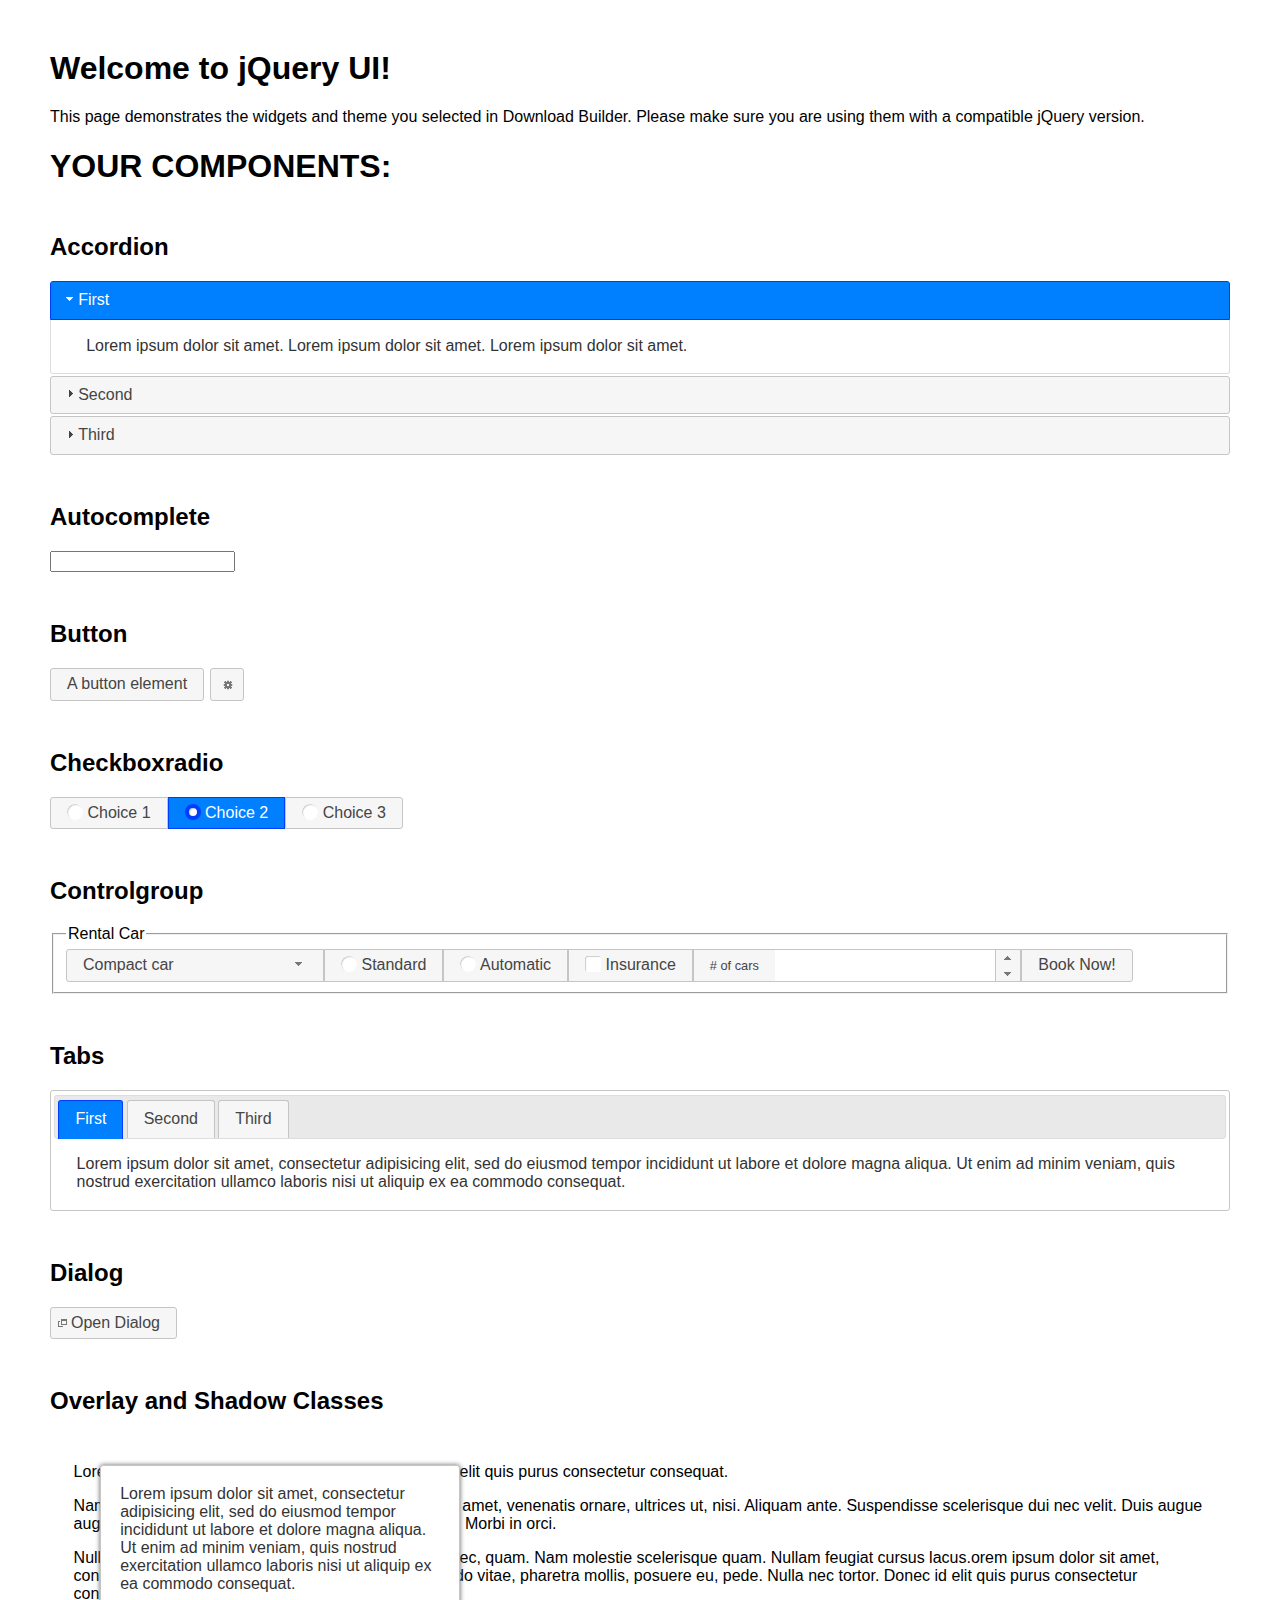
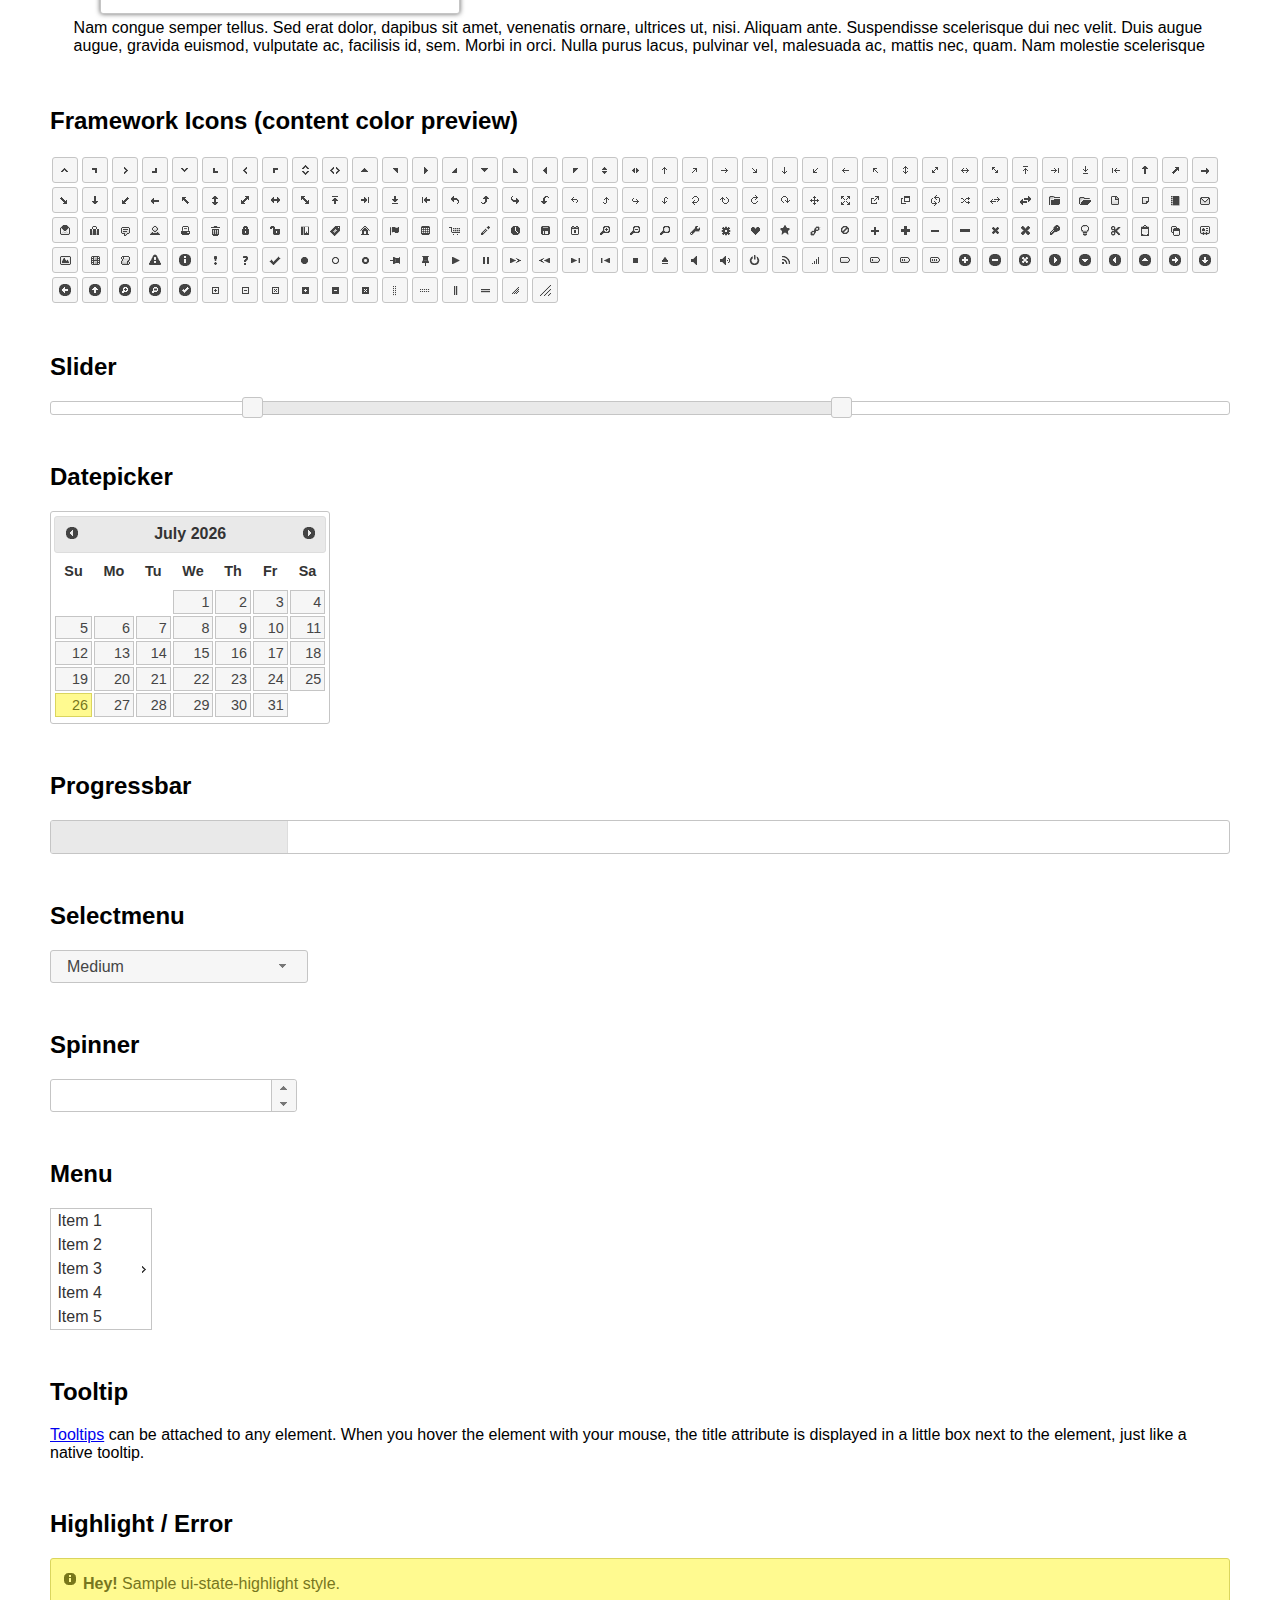
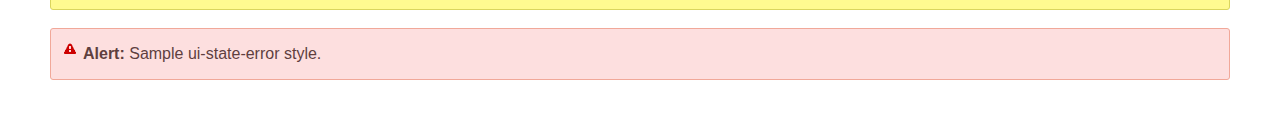
<file: Source/jquery-ui-1.12.1/index.html>
<!doctype html>
<html lang="us">
<head>
	<meta charset="utf-8">
	<title>jQuery UI Example Page</title>
	<link href="jquery-ui.css" rel="stylesheet">
	<style>
	body{
		font-family: "Trebuchet MS", sans-serif;
		margin: 50px;
	}
	.demoHeaders {
		margin-top: 2em;
	}
	#dialog-link {
		padding: .4em 1em .4em 20px;
		text-decoration: none;
		position: relative;
	}
	#dialog-link span.ui-icon {
		margin: 0 5px 0 0;
		position: absolute;
		left: .2em;
		top: 50%;
		margin-top: -8px;
	}
	#icons {
		margin: 0;
		padding: 0;
	}
	#icons li {
		margin: 2px;
		position: relative;
		padding: 4px 0;
		cursor: pointer;
		float: left;
		list-style: none;
	}
	#icons span.ui-icon {
		float: left;
		margin: 0 4px;
	}
	.fakewindowcontain .ui-widget-overlay {
		position: absolute;
	}
	select {
		width: 200px;
	}
	</style>
</head>
<body>

<h1>Welcome to jQuery UI!</h1>

<div class="ui-widget">
	<p>This page demonstrates the widgets and theme you selected in Download Builder. Please make sure you are using them with a compatible jQuery version.</p>
</div>

<h1>YOUR COMPONENTS:</h1>


<!-- Accordion -->
<h2 class="demoHeaders">Accordion</h2>
<div id="accordion">
	<h3>First</h3>
	<div>Lorem ipsum dolor sit amet. Lorem ipsum dolor sit amet. Lorem ipsum dolor sit amet.</div>
	<h3>Second</h3>
	<div>Phasellus mattis tincidunt nibh.</div>
	<h3>Third</h3>
	<div>Nam dui erat, auctor a, dignissim quis.</div>
</div>



<!-- Autocomplete -->
<h2 class="demoHeaders">Autocomplete</h2>
<div>
	<input id="autocomplete" title="type &quot;a&quot;">
</div>



<!-- Button -->
<h2 class="demoHeaders">Button</h2>
<button id="button">A button element</button>
<button id="button-icon">An icon-only button</button>



<!-- Checkboxradio -->
<h2 class="demoHeaders">Checkboxradio</h2>
<form style="margin-top: 1em;">
	<div id="radioset">
		<input type="radio" id="radio1" name="radio"><label for="radio1">Choice 1</label>
		<input type="radio" id="radio2" name="radio" checked="checked"><label for="radio2">Choice 2</label>
		<input type="radio" id="radio3" name="radio"><label for="radio3">Choice 3</label>
	</div>
</form>



<!-- Controlgroup -->
<h2 class="demoHeaders">Controlgroup</h2>
<fieldset>
	<legend>Rental Car</legend>
	<div id="controlgroup">
		<select id="car-type">
			<option>Compact car</option>
			<option>Midsize car</option>
			<option>Full size car</option>
			<option>SUV</option>
			<option>Luxury</option>
			<option>Truck</option>
			<option>Van</option>
		</select>
		<label for="transmission-standard">Standard</label>
		<input type="radio" name="transmission" id="transmission-standard">
		<label for="transmission-automatic">Automatic</label>
		<input type="radio" name="transmission" id="transmission-automatic">
		<label for="insurance">Insurance</label>
		<input type="checkbox" name="insurance" id="insurance">
		<label for="horizontal-spinner" class="ui-controlgroup-label"># of cars</label>
		<input id="horizontal-spinner" class="ui-spinner-input">
		<button>Book Now!</button>
	</div>
</fieldset>



<!-- Tabs -->
<h2 class="demoHeaders">Tabs</h2>
<div id="tabs">
	<ul>
		<li><a href="#tabs-1">First</a></li>
		<li><a href="#tabs-2">Second</a></li>
		<li><a href="#tabs-3">Third</a></li>
	</ul>
	<div id="tabs-1">Lorem ipsum dolor sit amet, consectetur adipisicing elit, sed do eiusmod tempor incididunt ut labore et dolore magna aliqua. Ut enim ad minim veniam, quis nostrud exercitation ullamco laboris nisi ut aliquip ex ea commodo consequat.</div>
	<div id="tabs-2">Phasellus mattis tincidunt nibh. Cras orci urna, blandit id, pretium vel, aliquet ornare, felis. Maecenas scelerisque sem non nisl. Fusce sed lorem in enim dictum bibendum.</div>
	<div id="tabs-3">Nam dui erat, auctor a, dignissim quis, sollicitudin eu, felis. Pellentesque nisi urna, interdum eget, sagittis et, consequat vestibulum, lacus. Mauris porttitor ullamcorper augue.</div>
</div>



<h2 class="demoHeaders">Dialog</h2>
<p>
	<button id="dialog-link" class="ui-button ui-corner-all ui-widget">
		<span class="ui-icon ui-icon-newwin"></span>Open Dialog
	</button>
</p>

<h2 class="demoHeaders">Overlay and Shadow Classes</h2>
<div style="position: relative; width: 96%; height: 200px; padding:1% 2%; overflow:hidden;" class="fakewindowcontain">
	<p>Lorem ipsum dolor sit amet,  Nulla nec tortor. Donec id elit quis purus consectetur consequat. </p><p>Nam congue semper tellus. Sed erat dolor, dapibus sit amet, venenatis ornare, ultrices ut, nisi. Aliquam ante. Suspendisse scelerisque dui nec velit. Duis augue augue, gravida euismod, vulputate ac, facilisis id, sem. Morbi in orci. </p><p>Nulla purus lacus, pulvinar vel, malesuada ac, mattis nec, quam. Nam molestie scelerisque quam. Nullam feugiat cursus lacus.orem ipsum dolor sit amet, consectetur adipiscing elit. Donec libero risus, commodo vitae, pharetra mollis, posuere eu, pede. Nulla nec tortor. Donec id elit quis purus consectetur consequat. </p><p>Nam congue semper tellus. Sed erat dolor, dapibus sit amet, venenatis ornare, ultrices ut, nisi. Aliquam ante. Suspendisse scelerisque dui nec velit. Duis augue augue, gravida euismod, vulputate ac, facilisis id, sem. Morbi in orci. Nulla purus lacus, pulvinar vel, malesuada ac, mattis nec, quam. Nam molestie scelerisque quam. </p><p>Nullam feugiat cursus lacus.orem ipsum dolor sit amet, consectetur adipiscing elit. Donec libero risus, commodo vitae, pharetra mollis, posuere eu, pede. Nulla nec tortor. Donec id elit quis purus consectetur consequat. Nam congue semper tellus. Sed erat dolor, dapibus sit amet, venenatis ornare, ultrices ut, nisi. Aliquam ante. </p><p>Suspendisse scelerisque dui nec velit. Duis augue augue, gravida euismod, vulputate ac, facilisis id, sem. Morbi in orci. Nulla purus lacus, pulvinar vel, malesuada ac, mattis nec, quam. Nam molestie scelerisque quam. Nullam feugiat cursus lacus.orem ipsum dolor sit amet, consectetur adipiscing elit. Donec libero risus, commodo vitae, pharetra mollis, posuere eu, pede. Nulla nec tortor. Donec id elit quis purus consectetur consequat. Nam congue semper tellus. Sed erat dolor, dapibus sit amet, venenatis ornare, ultrices ut, nisi. </p>

	<!-- ui-dialog -->
	<div class="ui-widget-overlay ui-front"></div>
	<div style="position: absolute; width: 320px; left: 50px; top: 30px; padding: 1.2em" class="ui-widget ui-front ui-widget-content ui-corner-all ui-widget-shadow">
		Lorem ipsum dolor sit amet, consectetur adipisicing elit, sed do eiusmod tempor incididunt ut labore et dolore magna aliqua. Ut enim ad minim veniam, quis nostrud exercitation ullamco laboris nisi ut aliquip ex ea commodo consequat.
	</div>

</div>

<!-- ui-dialog -->
<div id="dialog" title="Dialog Title">
	<p>Lorem ipsum dolor sit amet, consectetur adipisicing elit, sed do eiusmod tempor incididunt ut labore et dolore magna aliqua. Ut enim ad minim veniam, quis nostrud exercitation ullamco laboris nisi ut aliquip ex ea commodo consequat.</p>
</div>



<h2 class="demoHeaders">Framework Icons (content color preview)</h2>
<ul id="icons" class="ui-widget ui-helper-clearfix">
	<li class="ui-state-default ui-corner-all" title=".ui-icon-caret-1-n"><span class="ui-icon ui-icon-caret-1-n"></span></li>
	<li class="ui-state-default ui-corner-all" title=".ui-icon-caret-1-ne"><span class="ui-icon ui-icon-caret-1-ne"></span></li>
	<li class="ui-state-default ui-corner-all" title=".ui-icon-caret-1-e"><span class="ui-icon ui-icon-caret-1-e"></span></li>
	<li class="ui-state-default ui-corner-all" title=".ui-icon-caret-1-se"><span class="ui-icon ui-icon-caret-1-se"></span></li>
	<li class="ui-state-default ui-corner-all" title=".ui-icon-caret-1-s"><span class="ui-icon ui-icon-caret-1-s"></span></li>
	<li class="ui-state-default ui-corner-all" title=".ui-icon-caret-1-sw"><span class="ui-icon ui-icon-caret-1-sw"></span></li>
	<li class="ui-state-default ui-corner-all" title=".ui-icon-caret-1-w"><span class="ui-icon ui-icon-caret-1-w"></span></li>
	<li class="ui-state-default ui-corner-all" title=".ui-icon-caret-1-nw"><span class="ui-icon ui-icon-caret-1-nw"></span></li>
	<li class="ui-state-default ui-corner-all" title=".ui-icon-caret-2-n-s"><span class="ui-icon ui-icon-caret-2-n-s"></span></li>
	<li class="ui-state-default ui-corner-all" title=".ui-icon-caret-2-e-w"><span class="ui-icon ui-icon-caret-2-e-w"></span></li>
	<li class="ui-state-default ui-corner-all" title=".ui-icon-triangle-1-n"><span class="ui-icon ui-icon-triangle-1-n"></span></li>
	<li class="ui-state-default ui-corner-all" title=".ui-icon-triangle-1-ne"><span class="ui-icon ui-icon-triangle-1-ne"></span></li>
	<li class="ui-state-default ui-corner-all" title=".ui-icon-triangle-1-e"><span class="ui-icon ui-icon-triangle-1-e"></span></li>
	<li class="ui-state-default ui-corner-all" title=".ui-icon-triangle-1-se"><span class="ui-icon ui-icon-triangle-1-se"></span></li>
	<li class="ui-state-default ui-corner-all" title=".ui-icon-triangle-1-s"><span class="ui-icon ui-icon-triangle-1-s"></span></li>
	<li class="ui-state-default ui-corner-all" title=".ui-icon-triangle-1-sw"><span class="ui-icon ui-icon-triangle-1-sw"></span></li>
	<li class="ui-state-default ui-corner-all" title=".ui-icon-triangle-1-w"><span class="ui-icon ui-icon-triangle-1-w"></span></li>
	<li class="ui-state-default ui-corner-all" title=".ui-icon-triangle-1-nw"><span class="ui-icon ui-icon-triangle-1-nw"></span></li>
	<li class="ui-state-default ui-corner-all" title=".ui-icon-triangle-2-n-s"><span class="ui-icon ui-icon-triangle-2-n-s"></span></li>
	<li class="ui-state-default ui-corner-all" title=".ui-icon-triangle-2-e-w"><span class="ui-icon ui-icon-triangle-2-e-w"></span></li>
	<li class="ui-state-default ui-corner-all" title=".ui-icon-arrow-1-n"><span class="ui-icon ui-icon-arrow-1-n"></span></li>
	<li class="ui-state-default ui-corner-all" title=".ui-icon-arrow-1-ne"><span class="ui-icon ui-icon-arrow-1-ne"></span></li>
	<li class="ui-state-default ui-corner-all" title=".ui-icon-arrow-1-e"><span class="ui-icon ui-icon-arrow-1-e"></span></li>
	<li class="ui-state-default ui-corner-all" title=".ui-icon-arrow-1-se"><span class="ui-icon ui-icon-arrow-1-se"></span></li>
	<li class="ui-state-default ui-corner-all" title=".ui-icon-arrow-1-s"><span class="ui-icon ui-icon-arrow-1-s"></span></li>
	<li class="ui-state-default ui-corner-all" title=".ui-icon-arrow-1-sw"><span class="ui-icon ui-icon-arrow-1-sw"></span></li>
	<li class="ui-state-default ui-corner-all" title=".ui-icon-arrow-1-w"><span class="ui-icon ui-icon-arrow-1-w"></span></li>
	<li class="ui-state-default ui-corner-all" title=".ui-icon-arrow-1-nw"><span class="ui-icon ui-icon-arrow-1-nw"></span></li>
	<li class="ui-state-default ui-corner-all" title=".ui-icon-arrow-2-n-s"><span class="ui-icon ui-icon-arrow-2-n-s"></span></li>
	<li class="ui-state-default ui-corner-all" title=".ui-icon-arrow-2-ne-sw"><span class="ui-icon ui-icon-arrow-2-ne-sw"></span></li>
	<li class="ui-state-default ui-corner-all" title=".ui-icon-arrow-2-e-w"><span class="ui-icon ui-icon-arrow-2-e-w"></span></li>
	<li class="ui-state-default ui-corner-all" title=".ui-icon-arrow-2-se-nw"><span class="ui-icon ui-icon-arrow-2-se-nw"></span></li>
	<li class="ui-state-default ui-corner-all" title=".ui-icon-arrowstop-1-n"><span class="ui-icon ui-icon-arrowstop-1-n"></span></li>
	<li class="ui-state-default ui-corner-all" title=".ui-icon-arrowstop-1-e"><span class="ui-icon ui-icon-arrowstop-1-e"></span></li>
	<li class="ui-state-default ui-corner-all" title=".ui-icon-arrowstop-1-s"><span class="ui-icon ui-icon-arrowstop-1-s"></span></li>
	<li class="ui-state-default ui-corner-all" title=".ui-icon-arrowstop-1-w"><span class="ui-icon ui-icon-arrowstop-1-w"></span></li>
	<li class="ui-state-default ui-corner-all" title=".ui-icon-arrowthick-1-n"><span class="ui-icon ui-icon-arrowthick-1-n"></span></li>
	<li class="ui-state-default ui-corner-all" title=".ui-icon-arrowthick-1-ne"><span class="ui-icon ui-icon-arrowthick-1-ne"></span></li>
	<li class="ui-state-default ui-corner-all" title=".ui-icon-arrowthick-1-e"><span class="ui-icon ui-icon-arrowthick-1-e"></span></li>
	<li class="ui-state-default ui-corner-all" title=".ui-icon-arrowthick-1-se"><span class="ui-icon ui-icon-arrowthick-1-se"></span></li>
	<li class="ui-state-default ui-corner-all" title=".ui-icon-arrowthick-1-s"><span class="ui-icon ui-icon-arrowthick-1-s"></span></li>
	<li class="ui-state-default ui-corner-all" title=".ui-icon-arrowthick-1-sw"><span class="ui-icon ui-icon-arrowthick-1-sw"></span></li>
	<li class="ui-state-default ui-corner-all" title=".ui-icon-arrowthick-1-w"><span class="ui-icon ui-icon-arrowthick-1-w"></span></li>
	<li class="ui-state-default ui-corner-all" title=".ui-icon-arrowthick-1-nw"><span class="ui-icon ui-icon-arrowthick-1-nw"></span></li>
	<li class="ui-state-default ui-corner-all" title=".ui-icon-arrowthick-2-n-s"><span class="ui-icon ui-icon-arrowthick-2-n-s"></span></li>
	<li class="ui-state-default ui-corner-all" title=".ui-icon-arrowthick-2-ne-sw"><span class="ui-icon ui-icon-arrowthick-2-ne-sw"></span></li>
	<li class="ui-state-default ui-corner-all" title=".ui-icon-arrowthick-2-e-w"><span class="ui-icon ui-icon-arrowthick-2-e-w"></span></li>
	<li class="ui-state-default ui-corner-all" title=".ui-icon-arrowthick-2-se-nw"><span class="ui-icon ui-icon-arrowthick-2-se-nw"></span></li>
	<li class="ui-state-default ui-corner-all" title=".ui-icon-arrowthickstop-1-n"><span class="ui-icon ui-icon-arrowthickstop-1-n"></span></li>
	<li class="ui-state-default ui-corner-all" title=".ui-icon-arrowthickstop-1-e"><span class="ui-icon ui-icon-arrowthickstop-1-e"></span></li>
	<li class="ui-state-default ui-corner-all" title=".ui-icon-arrowthickstop-1-s"><span class="ui-icon ui-icon-arrowthickstop-1-s"></span></li>
	<li class="ui-state-default ui-corner-all" title=".ui-icon-arrowthickstop-1-w"><span class="ui-icon ui-icon-arrowthickstop-1-w"></span></li>
	<li class="ui-state-default ui-corner-all" title=".ui-icon-arrowreturnthick-1-w"><span class="ui-icon ui-icon-arrowreturnthick-1-w"></span></li>
	<li class="ui-state-default ui-corner-all" title=".ui-icon-arrowreturnthick-1-n"><span class="ui-icon ui-icon-arrowreturnthick-1-n"></span></li>
	<li class="ui-state-default ui-corner-all" title=".ui-icon-arrowreturnthick-1-e"><span class="ui-icon ui-icon-arrowreturnthick-1-e"></span></li>
	<li class="ui-state-default ui-corner-all" title=".ui-icon-arrowreturnthick-1-s"><span class="ui-icon ui-icon-arrowreturnthick-1-s"></span></li>
	<li class="ui-state-default ui-corner-all" title=".ui-icon-arrowreturn-1-w"><span class="ui-icon ui-icon-arrowreturn-1-w"></span></li>
	<li class="ui-state-default ui-corner-all" title=".ui-icon-arrowreturn-1-n"><span class="ui-icon ui-icon-arrowreturn-1-n"></span></li>
	<li class="ui-state-default ui-corner-all" title=".ui-icon-arrowreturn-1-e"><span class="ui-icon ui-icon-arrowreturn-1-e"></span></li>
	<li class="ui-state-default ui-corner-all" title=".ui-icon-arrowreturn-1-s"><span class="ui-icon ui-icon-arrowreturn-1-s"></span></li>
	<li class="ui-state-default ui-corner-all" title=".ui-icon-arrowrefresh-1-w"><span class="ui-icon ui-icon-arrowrefresh-1-w"></span></li>
	<li class="ui-state-default ui-corner-all" title=".ui-icon-arrowrefresh-1-n"><span class="ui-icon ui-icon-arrowrefresh-1-n"></span></li>
	<li class="ui-state-default ui-corner-all" title=".ui-icon-arrowrefresh-1-e"><span class="ui-icon ui-icon-arrowrefresh-1-e"></span></li>
	<li class="ui-state-default ui-corner-all" title=".ui-icon-arrowrefresh-1-s"><span class="ui-icon ui-icon-arrowrefresh-1-s"></span></li>
	<li class="ui-state-default ui-corner-all" title=".ui-icon-arrow-4"><span class="ui-icon ui-icon-arrow-4"></span></li>
	<li class="ui-state-default ui-corner-all" title=".ui-icon-arrow-4-diag"><span class="ui-icon ui-icon-arrow-4-diag"></span></li>
	<li class="ui-state-default ui-corner-all" title=".ui-icon-extlink"><span class="ui-icon ui-icon-extlink"></span></li>
	<li class="ui-state-default ui-corner-all" title=".ui-icon-newwin"><span class="ui-icon ui-icon-newwin"></span></li>
	<li class="ui-state-default ui-corner-all" title=".ui-icon-refresh"><span class="ui-icon ui-icon-refresh"></span></li>
	<li class="ui-state-default ui-corner-all" title=".ui-icon-shuffle"><span class="ui-icon ui-icon-shuffle"></span></li>
	<li class="ui-state-default ui-corner-all" title=".ui-icon-transfer-e-w"><span class="ui-icon ui-icon-transfer-e-w"></span></li>
	<li class="ui-state-default ui-corner-all" title=".ui-icon-transferthick-e-w"><span class="ui-icon ui-icon-transferthick-e-w"></span></li>
	<li class="ui-state-default ui-corner-all" title=".ui-icon-folder-collapsed"><span class="ui-icon ui-icon-folder-collapsed"></span></li>
	<li class="ui-state-default ui-corner-all" title=".ui-icon-folder-open"><span class="ui-icon ui-icon-folder-open"></span></li>
	<li class="ui-state-default ui-corner-all" title=".ui-icon-document"><span class="ui-icon ui-icon-document"></span></li>
	<li class="ui-state-default ui-corner-all" title=".ui-icon-document-b"><span class="ui-icon ui-icon-document-b"></span></li>
	<li class="ui-state-default ui-corner-all" title=".ui-icon-note"><span class="ui-icon ui-icon-note"></span></li>
	<li class="ui-state-default ui-corner-all" title=".ui-icon-mail-closed"><span class="ui-icon ui-icon-mail-closed"></span></li>
	<li class="ui-state-default ui-corner-all" title=".ui-icon-mail-open"><span class="ui-icon ui-icon-mail-open"></span></li>
	<li class="ui-state-default ui-corner-all" title=".ui-icon-suitcase"><span class="ui-icon ui-icon-suitcase"></span></li>
	<li class="ui-state-default ui-corner-all" title=".ui-icon-comment"><span class="ui-icon ui-icon-comment"></span></li>
	<li class="ui-state-default ui-corner-all" title=".ui-icon-person"><span class="ui-icon ui-icon-person"></span></li>
	<li class="ui-state-default ui-corner-all" title=".ui-icon-print"><span class="ui-icon ui-icon-print"></span></li>
	<li class="ui-state-default ui-corner-all" title=".ui-icon-trash"><span class="ui-icon ui-icon-trash"></span></li>
	<li class="ui-state-default ui-corner-all" title=".ui-icon-locked"><span class="ui-icon ui-icon-locked"></span></li>
	<li class="ui-state-default ui-corner-all" title=".ui-icon-unlocked"><span class="ui-icon ui-icon-unlocked"></span></li>
	<li class="ui-state-default ui-corner-all" title=".ui-icon-bookmark"><span class="ui-icon ui-icon-bookmark"></span></li>
	<li class="ui-state-default ui-corner-all" title=".ui-icon-tag"><span class="ui-icon ui-icon-tag"></span></li>
	<li class="ui-state-default ui-corner-all" title=".ui-icon-home"><span class="ui-icon ui-icon-home"></span></li>
	<li class="ui-state-default ui-corner-all" title=".ui-icon-flag"><span class="ui-icon ui-icon-flag"></span></li>
	<li class="ui-state-default ui-corner-all" title=".ui-icon-calculator"><span class="ui-icon ui-icon-calculator"></span></li>
	<li class="ui-state-default ui-corner-all" title=".ui-icon-cart"><span class="ui-icon ui-icon-cart"></span></li>
	<li class="ui-state-default ui-corner-all" title=".ui-icon-pencil"><span class="ui-icon ui-icon-pencil"></span></li>
	<li class="ui-state-default ui-corner-all" title=".ui-icon-clock"><span class="ui-icon ui-icon-clock"></span></li>
	<li class="ui-state-default ui-corner-all" title=".ui-icon-disk"><span class="ui-icon ui-icon-disk"></span></li>
	<li class="ui-state-default ui-corner-all" title=".ui-icon-calendar"><span class="ui-icon ui-icon-calendar"></span></li>
	<li class="ui-state-default ui-corner-all" title=".ui-icon-zoomin"><span class="ui-icon ui-icon-zoomin"></span></li>
	<li class="ui-state-default ui-corner-all" title=".ui-icon-zoomout"><span class="ui-icon ui-icon-zoomout"></span></li>
	<li class="ui-state-default ui-corner-all" title=".ui-icon-search"><span class="ui-icon ui-icon-search"></span></li>
	<li class="ui-state-default ui-corner-all" title=".ui-icon-wrench"><span class="ui-icon ui-icon-wrench"></span></li>
	<li class="ui-state-default ui-corner-all" title=".ui-icon-gear"><span class="ui-icon ui-icon-gear"></span></li>
	<li class="ui-state-default ui-corner-all" title=".ui-icon-heart"><span class="ui-icon ui-icon-heart"></span></li>
	<li class="ui-state-default ui-corner-all" title=".ui-icon-star"><span class="ui-icon ui-icon-star"></span></li>
	<li class="ui-state-default ui-corner-all" title=".ui-icon-link"><span class="ui-icon ui-icon-link"></span></li>
	<li class="ui-state-default ui-corner-all" title=".ui-icon-cancel"><span class="ui-icon ui-icon-cancel"></span></li>
	<li class="ui-state-default ui-corner-all" title=".ui-icon-plus"><span class="ui-icon ui-icon-plus"></span></li>
	<li class="ui-state-default ui-corner-all" title=".ui-icon-plusthick"><span class="ui-icon ui-icon-plusthick"></span></li>
	<li class="ui-state-default ui-corner-all" title=".ui-icon-minus"><span class="ui-icon ui-icon-minus"></span></li>
	<li class="ui-state-default ui-corner-all" title=".ui-icon-minusthick"><span class="ui-icon ui-icon-minusthick"></span></li>
	<li class="ui-state-default ui-corner-all" title=".ui-icon-close"><span class="ui-icon ui-icon-close"></span></li>
	<li class="ui-state-default ui-corner-all" title=".ui-icon-closethick"><span class="ui-icon ui-icon-closethick"></span></li>
	<li class="ui-state-default ui-corner-all" title=".ui-icon-key"><span class="ui-icon ui-icon-key"></span></li>
	<li class="ui-state-default ui-corner-all" title=".ui-icon-lightbulb"><span class="ui-icon ui-icon-lightbulb"></span></li>
	<li class="ui-state-default ui-corner-all" title=".ui-icon-scissors"><span class="ui-icon ui-icon-scissors"></span></li>
	<li class="ui-state-default ui-corner-all" title=".ui-icon-clipboard"><span class="ui-icon ui-icon-clipboard"></span></li>
	<li class="ui-state-default ui-corner-all" title=".ui-icon-copy"><span class="ui-icon ui-icon-copy"></span></li>
	<li class="ui-state-default ui-corner-all" title=".ui-icon-contact"><span class="ui-icon ui-icon-contact"></span></li>
	<li class="ui-state-default ui-corner-all" title=".ui-icon-image"><span class="ui-icon ui-icon-image"></span></li>
	<li class="ui-state-default ui-corner-all" title=".ui-icon-video"><span class="ui-icon ui-icon-video"></span></li>
	<li class="ui-state-default ui-corner-all" title=".ui-icon-script"><span class="ui-icon ui-icon-script"></span></li>
	<li class="ui-state-default ui-corner-all" title=".ui-icon-alert"><span class="ui-icon ui-icon-alert"></span></li>
	<li class="ui-state-default ui-corner-all" title=".ui-icon-info"><span class="ui-icon ui-icon-info"></span></li>
	<li class="ui-state-default ui-corner-all" title=".ui-icon-notice"><span class="ui-icon ui-icon-notice"></span></li>
	<li class="ui-state-default ui-corner-all" title=".ui-icon-help"><span class="ui-icon ui-icon-help"></span></li>
	<li class="ui-state-default ui-corner-all" title=".ui-icon-check"><span class="ui-icon ui-icon-check"></span></li>
	<li class="ui-state-default ui-corner-all" title=".ui-icon-bullet"><span class="ui-icon ui-icon-bullet"></span></li>
	<li class="ui-state-default ui-corner-all" title=".ui-icon-radio-off"><span class="ui-icon ui-icon-radio-off"></span></li>
	<li class="ui-state-default ui-corner-all" title=".ui-icon-radio-on"><span class="ui-icon ui-icon-radio-on"></span></li>
	<li class="ui-state-default ui-corner-all" title=".ui-icon-pin-w"><span class="ui-icon ui-icon-pin-w"></span></li>
	<li class="ui-state-default ui-corner-all" title=".ui-icon-pin-s"><span class="ui-icon ui-icon-pin-s"></span></li>
	<li class="ui-state-default ui-corner-all" title=".ui-icon-play"><span class="ui-icon ui-icon-play"></span></li>
	<li class="ui-state-default ui-corner-all" title=".ui-icon-pause"><span class="ui-icon ui-icon-pause"></span></li>
	<li class="ui-state-default ui-corner-all" title=".ui-icon-seek-next"><span class="ui-icon ui-icon-seek-next"></span></li>
	<li class="ui-state-default ui-corner-all" title=".ui-icon-seek-prev"><span class="ui-icon ui-icon-seek-prev"></span></li>
	<li class="ui-state-default ui-corner-all" title=".ui-icon-seek-end"><span class="ui-icon ui-icon-seek-end"></span></li>
	<li class="ui-state-default ui-corner-all" title=".ui-icon-seek-first"><span class="ui-icon ui-icon-seek-first"></span></li>
	<li class="ui-state-default ui-corner-all" title=".ui-icon-stop"><span class="ui-icon ui-icon-stop"></span></li>
	<li class="ui-state-default ui-corner-all" title=".ui-icon-eject"><span class="ui-icon ui-icon-eject"></span></li>
	<li class="ui-state-default ui-corner-all" title=".ui-icon-volume-off"><span class="ui-icon ui-icon-volume-off"></span></li>
	<li class="ui-state-default ui-corner-all" title=".ui-icon-volume-on"><span class="ui-icon ui-icon-volume-on"></span></li>
	<li class="ui-state-default ui-corner-all" title=".ui-icon-power"><span class="ui-icon ui-icon-power"></span></li>
	<li class="ui-state-default ui-corner-all" title=".ui-icon-signal-diag"><span class="ui-icon ui-icon-signal-diag"></span></li>
	<li class="ui-state-default ui-corner-all" title=".ui-icon-signal"><span class="ui-icon ui-icon-signal"></span></li>
	<li class="ui-state-default ui-corner-all" title=".ui-icon-battery-0"><span class="ui-icon ui-icon-battery-0"></span></li>
	<li class="ui-state-default ui-corner-all" title=".ui-icon-battery-1"><span class="ui-icon ui-icon-battery-1"></span></li>
	<li class="ui-state-default ui-corner-all" title=".ui-icon-battery-2"><span class="ui-icon ui-icon-battery-2"></span></li>
	<li class="ui-state-default ui-corner-all" title=".ui-icon-battery-3"><span class="ui-icon ui-icon-battery-3"></span></li>
	<li class="ui-state-default ui-corner-all" title=".ui-icon-circle-plus"><span class="ui-icon ui-icon-circle-plus"></span></li>
	<li class="ui-state-default ui-corner-all" title=".ui-icon-circle-minus"><span class="ui-icon ui-icon-circle-minus"></span></li>
	<li class="ui-state-default ui-corner-all" title=".ui-icon-circle-close"><span class="ui-icon ui-icon-circle-close"></span></li>
	<li class="ui-state-default ui-corner-all" title=".ui-icon-circle-triangle-e"><span class="ui-icon ui-icon-circle-triangle-e"></span></li>
	<li class="ui-state-default ui-corner-all" title=".ui-icon-circle-triangle-s"><span class="ui-icon ui-icon-circle-triangle-s"></span></li>
	<li class="ui-state-default ui-corner-all" title=".ui-icon-circle-triangle-w"><span class="ui-icon ui-icon-circle-triangle-w"></span></li>
	<li class="ui-state-default ui-corner-all" title=".ui-icon-circle-triangle-n"><span class="ui-icon ui-icon-circle-triangle-n"></span></li>
	<li class="ui-state-default ui-corner-all" title=".ui-icon-circle-arrow-e"><span class="ui-icon ui-icon-circle-arrow-e"></span></li>
	<li class="ui-state-default ui-corner-all" title=".ui-icon-circle-arrow-s"><span class="ui-icon ui-icon-circle-arrow-s"></span></li>
	<li class="ui-state-default ui-corner-all" title=".ui-icon-circle-arrow-w"><span class="ui-icon ui-icon-circle-arrow-w"></span></li>
	<li class="ui-state-default ui-corner-all" title=".ui-icon-circle-arrow-n"><span class="ui-icon ui-icon-circle-arrow-n"></span></li>
	<li class="ui-state-default ui-corner-all" title=".ui-icon-circle-zoomin"><span class="ui-icon ui-icon-circle-zoomin"></span></li>
	<li class="ui-state-default ui-corner-all" title=".ui-icon-circle-zoomout"><span class="ui-icon ui-icon-circle-zoomout"></span></li>
	<li class="ui-state-default ui-corner-all" title=".ui-icon-circle-check"><span class="ui-icon ui-icon-circle-check"></span></li>
	<li class="ui-state-default ui-corner-all" title=".ui-icon-circlesmall-plus"><span class="ui-icon ui-icon-circlesmall-plus"></span></li>
	<li class="ui-state-default ui-corner-all" title=".ui-icon-circlesmall-minus"><span class="ui-icon ui-icon-circlesmall-minus"></span></li>
	<li class="ui-state-default ui-corner-all" title=".ui-icon-circlesmall-close"><span class="ui-icon ui-icon-circlesmall-close"></span></li>
	<li class="ui-state-default ui-corner-all" title=".ui-icon-squaresmall-plus"><span class="ui-icon ui-icon-squaresmall-plus"></span></li>
	<li class="ui-state-default ui-corner-all" title=".ui-icon-squaresmall-minus"><span class="ui-icon ui-icon-squaresmall-minus"></span></li>
	<li class="ui-state-default ui-corner-all" title=".ui-icon-squaresmall-close"><span class="ui-icon ui-icon-squaresmall-close"></span></li>
	<li class="ui-state-default ui-corner-all" title=".ui-icon-grip-dotted-vertical"><span class="ui-icon ui-icon-grip-dotted-vertical"></span></li>
	<li class="ui-state-default ui-corner-all" title=".ui-icon-grip-dotted-horizontal"><span class="ui-icon ui-icon-grip-dotted-horizontal"></span></li>
	<li class="ui-state-default ui-corner-all" title=".ui-icon-grip-solid-vertical"><span class="ui-icon ui-icon-grip-solid-vertical"></span></li>
	<li class="ui-state-default ui-corner-all" title=".ui-icon-grip-solid-horizontal"><span class="ui-icon ui-icon-grip-solid-horizontal"></span></li>
	<li class="ui-state-default ui-corner-all" title=".ui-icon-gripsmall-diagonal-se"><span class="ui-icon ui-icon-gripsmall-diagonal-se"></span></li>
	<li class="ui-state-default ui-corner-all" title=".ui-icon-grip-diagonal-se"><span class="ui-icon ui-icon-grip-diagonal-se"></span></li>
</ul>


<!-- Slider -->
<h2 class="demoHeaders">Slider</h2>
<div id="slider"></div>



<!-- Datepicker -->
<h2 class="demoHeaders">Datepicker</h2>
<div id="datepicker"></div>



<!-- Progressbar -->
<h2 class="demoHeaders">Progressbar</h2>
<div id="progressbar"></div>



<!-- Progressbar -->
<h2 class="demoHeaders">Selectmenu</h2>
<select id="selectmenu">
	<option>Slower</option>
	<option>Slow</option>
	<option selected="selected">Medium</option>
	<option>Fast</option>
	<option>Faster</option>
</select>



<!-- Spinner -->
<h2 class="demoHeaders">Spinner</h2>
<input id="spinner">



<!-- Menu -->
<h2 class="demoHeaders">Menu</h2>
<ul style="width:100px;" id="menu">
	<li><div>Item 1</div></li>
	<li><div>Item 2</div></li>
	<li><div>Item 3</div>
		<ul>
			<li><div>Item 3-1</div></li>
			<li><div>Item 3-2</div></li>
			<li><div>Item 3-3</div></li>
			<li><div>Item 3-4</div></li>
			<li><div>Item 3-5</div></li>
		</ul>
	</li>
	<li><div>Item 4</div></li>
	<li><div>Item 5</div></li>
</ul>



<!-- Tooltip -->
<h2 class="demoHeaders">Tooltip</h2>
<p id="tooltip">
	<a href="#" title="That&apos;s what this widget is">Tooltips</a> can be attached to any element. When you hover
the element with your mouse, the title attribute is displayed in a little box next to the element, just like a native tooltip.
</p>


<!-- Highlight / Error -->
<h2 class="demoHeaders">Highlight / Error</h2>
<div class="ui-widget">
	<div class="ui-state-highlight ui-corner-all" style="margin-top: 20px; padding: 0 .7em;">
		<p><span class="ui-icon ui-icon-info" style="float: left; margin-right: .3em;"></span>
		<strong>Hey!</strong> Sample ui-state-highlight style.</p>
	</div>
</div>
<br>
<div class="ui-widget">
	<div class="ui-state-error ui-corner-all" style="padding: 0 .7em;">
		<p><span class="ui-icon ui-icon-alert" style="float: left; margin-right: .3em;"></span>
		<strong>Alert:</strong> Sample ui-state-error style.</p>
	</div>
</div>

<script src="external/jquery/jquery.js"></script>
<script src="jquery-ui.js"></script>
<script>

$( "#accordion" ).accordion();



var availableTags = [
	"ActionScript",
	"AppleScript",
	"Asp",
	"BASIC",
	"C",
	"C++",
	"Clojure",
	"COBOL",
	"ColdFusion",
	"Erlang",
	"Fortran",
	"Groovy",
	"Haskell",
	"Java",
	"JavaScript",
	"Lisp",
	"Perl",
	"PHP",
	"Python",
	"Ruby",
	"Scala",
	"Scheme"
];
$( "#autocomplete" ).autocomplete({
	source: availableTags
});



$( "#button" ).button();
$( "#button-icon" ).button({
	icon: "ui-icon-gear",
	showLabel: false
});



$( "#radioset" ).buttonset();



$( "#controlgroup" ).controlgroup();



$( "#tabs" ).tabs();



$( "#dialog" ).dialog({
	autoOpen: false,
	width: 400,
	buttons: [
		{
			text: "Ok",
			click: function() {
				$( this ).dialog( "close" );
			}
		},
		{
			text: "Cancel",
			click: function() {
				$( this ).dialog( "close" );
			}
		}
	]
});

// Link to open the dialog
$( "#dialog-link" ).click(function( event ) {
	$( "#dialog" ).dialog( "open" );
	event.preventDefault();
});



$( "#datepicker" ).datepicker({
	inline: true
});



$( "#slider" ).slider({
	range: true,
	values: [ 17, 67 ]
});



$( "#progressbar" ).progressbar({
	value: 20
});



$( "#spinner" ).spinner();



$( "#menu" ).menu();



$( "#tooltip" ).tooltip();



$( "#selectmenu" ).selectmenu();


// Hover states on the static widgets
$( "#dialog-link, #icons li" ).hover(
	function() {
		$( this ).addClass( "ui-state-hover" );
	},
	function() {
		$( this ).removeClass( "ui-state-hover" );
	}
);
</script>
</body>
</html>
</file>
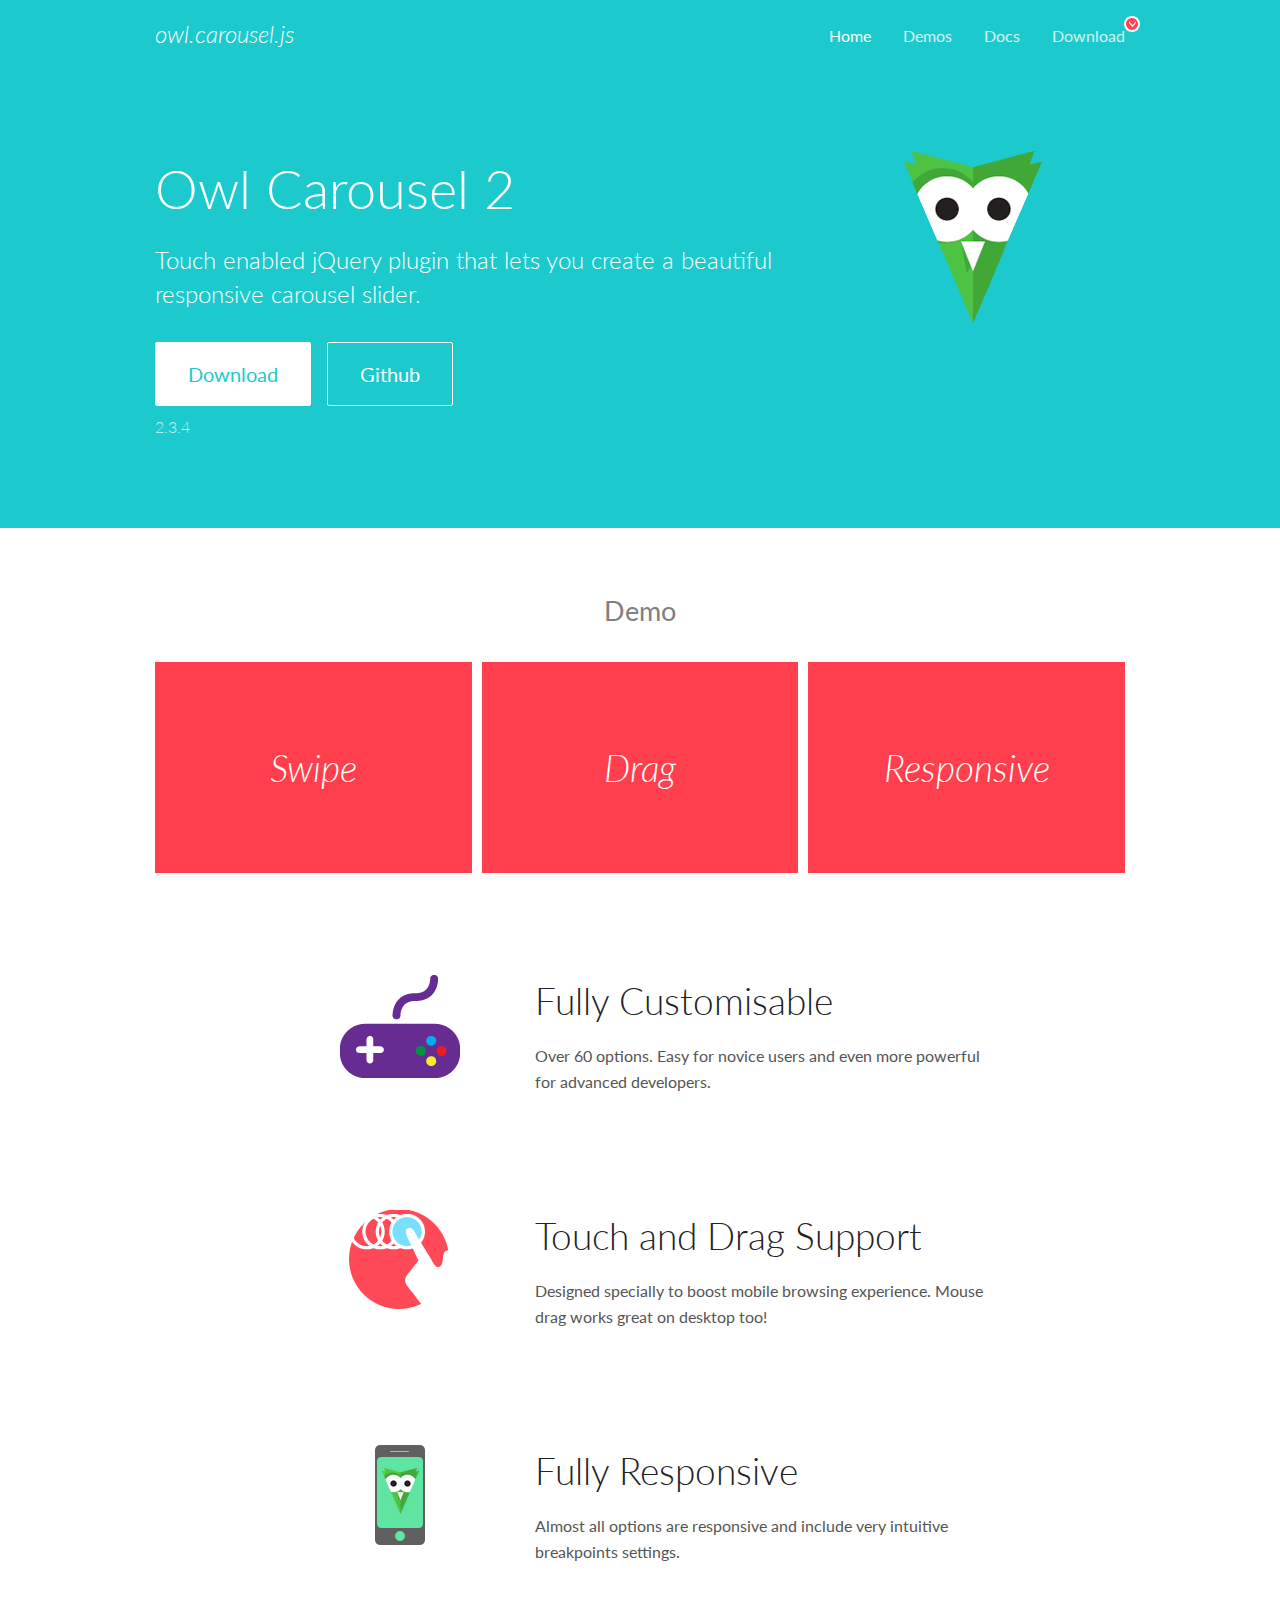
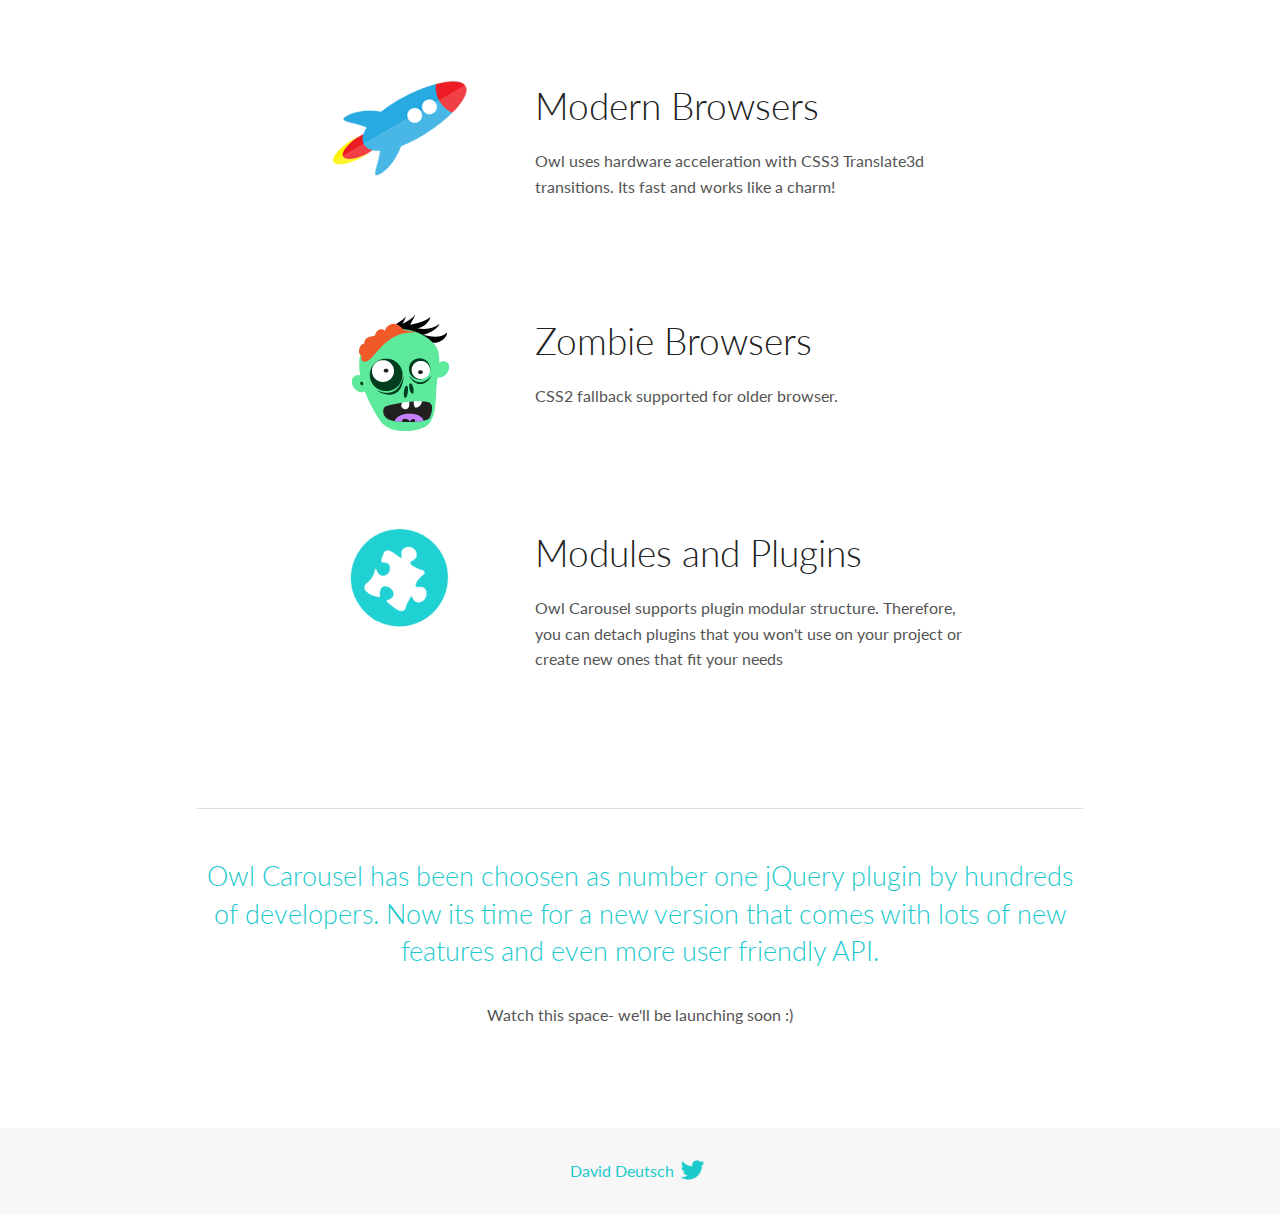
<file: Source/OwlCarousel2-2.3.4/docs/index.html>
<!DOCTYPE html>
<html lang="en">
  <head>

    <!-- head -->
    <meta charset="utf-8">
    <meta name="msapplication-tap-highlight" content="no" />
    <meta name="viewport" content="width=device-width, initial-scale=1.0" />
    <meta name="description" content="Touch enabled jQuery plugin that lets you create beautiful responsive carousel slider.">
    <meta name="author" content="David Deutsch">
    <title>
      Home | Owl Carousel | 2.3.4
    </title>

    <!-- Stylesheets -->
    <link href='https://fonts.googleapis.com/css?family=Lato:300,400,700,400italic,300italic' rel='stylesheet' type='text/css'>
    <link rel="stylesheet" href="assets/css/docs.theme.min.css">

    <!-- Owl Stylesheets -->
    <link rel="stylesheet" href="assets/owlcarousel/assets/owl.carousel.min.css">
    <link rel="stylesheet" href="assets/owlcarousel/assets/owl.theme.default.min.css">

    <!-- HTML5 shim and Respond.js IE8 support of HTML5 elements and media queries -->

    <!--[if lt IE 9]>
      <script src="https://oss.maxcdn.com/libs/html5shiv/3.7.0/html5shiv.js"></script>
      <script src="https://oss.maxcdn.com/libs/respond.js/1.3.0/respond.min.js"></script>
    <![endif]-->

    <!-- Favicons -->
    <link rel="apple-touch-icon-precomposed" sizes="144x144" href="assets/ico/apple-touch-icon-144-precomposed.png">
    <link rel="shortcut icon" href="assets/ico/favicon.png">
    <link rel="shortcut icon" href="favicon.ico">

    <!-- Yeah i know js should not be in header. Its required for demos.-->

    <!-- javascript -->
    <script src="assets/vendors/jquery.min.js"></script>
    <script src="assets/owlcarousel/owl.carousel.js"></script>
  </head>
  <body>

    <!-- header -->
    <header class="header">
      <div class="row">
        <div class="large-12 columns">
          <div class="brand left">
            <h3>
              <a href="/OwlCarousel2/">owl.carousel.js</a> 
            </h3>
          </div>
          <a id="toggle-nav" class="right">
            <span></span> <span></span> <span></span> 
          </a> 
          <div class="nav-bar">
            <ul class="clearfix">
              <li class="active">
                <a href="/OwlCarousel2/index.html">Home</a> 
              </li>
              <li> <a href="/OwlCarousel2/demos/demos.html">Demos</a>  </li>
              <li> <a href="/OwlCarousel2/docs/started-welcome.html">Docs</a>  </li>
              <li>
                <a href="https://github.com/OwlCarousel2/OwlCarousel2/archive/2.3.4.zip">Download</a> 
                <span class="download"></span> 
              </li>
            </ul>
          </div>
        </div>
      </div>
    </header>

    <!-- home panel -->
    <section id="hero">
      <div class="row">
        <div class="large-8 medium-8 columns">
          <h1>Owl Carousel 2</h1>
          <h4>Touch enabled jQuery plugin that lets you create a beautiful responsive carousel slider.</h4>
          <a href="https://github.com/OwlCarousel2/OwlCarousel2/archive/2.3.4.zip" class="hero-button">Download</a> 
          <a href="https://github.com/OwlCarousel2/OwlCarousel2" class="hero-button outline">Github</a> 
          <p>2.3.4</p>
        </div>
        <div class="large-4 medium-4 columns">
          <img class="owl-logo" src="assets/img/owl-logo.png" alt="mr. Owl">
        </div>
      </div>
    </section>

    <!-- body -->
    <div class="home-demo">
      <div class="row">
        <div class="large-12 columns">
          <h3>Demo</h3>
          <div class="owl-carousel">
            <div class="item">
              <h2>Swipe</h2>
            </div>
            <div class="item">
              <h2>Drag</h2>
            </div>
            <div class="item">
              <h2>Responsive</h2>
            </div>
            <div class="item">
              <h2>CSS3</h2>
            </div>
            <div class="item">
              <h2>Fast</h2>
            </div>
            <div class="item">
              <h2>Easy</h2>
            </div>
            <div class="item">
              <h2>Free</h2>
            </div>
            <div class="item">
              <h2>Upgradable</h2>
            </div>
            <div class="item">
              <h2>Tons of options</h2>
            </div>
            <div class="item">
              <h2>Infinity</h2>
            </div>
            <div class="item">
              <h2>Auto Width</h2>
            </div>
          </div>
        </div>
      </div>
    </div>
    <script>
      var owl = $('.owl-carousel');
      owl.owlCarousel({
        margin: 10,
        loop: true,
        responsive: {
          0: {
            items: 1
          },
          600: {
            items: 2
          },
          1000: {
            items: 3
          }
        }
      })
    </script>

    <!-- features -->
    <div id="features">
      <div class="row">
        <div class="small-12 medium-9 small-centered columns">
          <section class="row feature">
            <div class="medium-4 small-12 columns">
              <img src="assets/img/feature-options.png" alt="">
            </div>
            <div class="medium-8 small-12 columns">
              <h2>Fully Customisable</h2>
              <p>Over 60 options. Easy for novice users and even more powerful for advanced developers.</p>
            </div>
          </section>
          <section class="row feature">
            <div class="medium-4 small-12 columns">
              <img src="assets/img/feature-drag.png" alt="">
            </div>
            <div class="medium-8 small-12 columns">
              <h2>Touch and Drag Support</h2>
              <p>Designed specially to boost mobile browsing experience. Mouse drag works great on desktop too!</p>
            </div>
          </section>
          <section class="row feature">
            <div class="medium-4 small-12 columns">
              <img src="assets/img/feature-responsive.png" alt="">
            </div>
            <div class="medium-8 small-12 columns">
              <h2>Fully Responsive</h2>
              <p>Almost all options are responsive and include very intuitive breakpoints settings.</p>
            </div>
          </section>
          <section class="row feature">
            <div class="medium-4 small-12 columns">
              <img src="assets/img/feature-modern.png" alt="">
            </div>
            <div class="medium-8 small-12 columns">
              <h2>Modern Browsers</h2>
              <p>Owl uses hardware acceleration with CSS3 Translate3d transitions. Its fast and works like a charm! </p>
            </div>
          </section>
          <section class="row feature">
            <div class="medium-4 small-12 columns">
              <img src="assets/img/feature-zombie.png" alt="">
            </div>
            <div class="medium-8 small-12 columns">
              <h2>Zombie Browsers</h2>
              <p>CSS2 fallback supported for older browser.</p>
            </div>
          </section>
          <section class="row feature">
            <div class="medium-4 small-12 columns">
              <img src="assets/img/feature-module.png" alt="">
            </div>
            <div class="medium-8 small-12 columns">
              <h2>Modules and Plugins</h2>
              <p>Owl Carousel supports plugin modular structure. Therefore, you can detach plugins that you won&#x27;t use on your project or create new ones that fit your needs</p>
            </div>
          </section>
        </div>
      </div>
    </div>

    <!-- footer -->
    <section id="teaser-text">
      <div class="row">
        <div class="small-12 medium-11 small-centered columns">
          <hr>
          <h3 id="owl-carousel-has-been-choosen-as-number-one-jquery-plugin-by-hundreds-of-developers-now-its-time-for-a-new-version-that-comes-with-lots-of-new-features-and-even-more-user-friendly-api-">Owl Carousel has been choosen as number one jQuery plugin by hundreds of developers. Now its time for a new version that comes with lots of new features and even more user friendly API.</h3>
          <p>Watch this space- we&#39;ll be launching soon :)</p>
        </div>
      </div>
    </section>

    <!-- footer -->
    <footer class="footer">
      <div class="row">
        <div class="large-12 columns">
          <h5>
            <a href="/OwlCarousel2/docs/support-contact.html">David Deutsch</a> 
            <a id="custom-tweet-button" href="https://twitter.com/share?url=https://github.com/OwlCarousel2/OwlCarousel2&text=Owl Carousel - This is so awesome! " target="_blank"></a> 
          </h5>
        </div>
      </div>
    </footer>

    <!-- vendors -->
    <script src="assets/vendors/highlight.js"></script>
    <script src="assets/js/app.js"></script>
  </body>
</html>
</file>
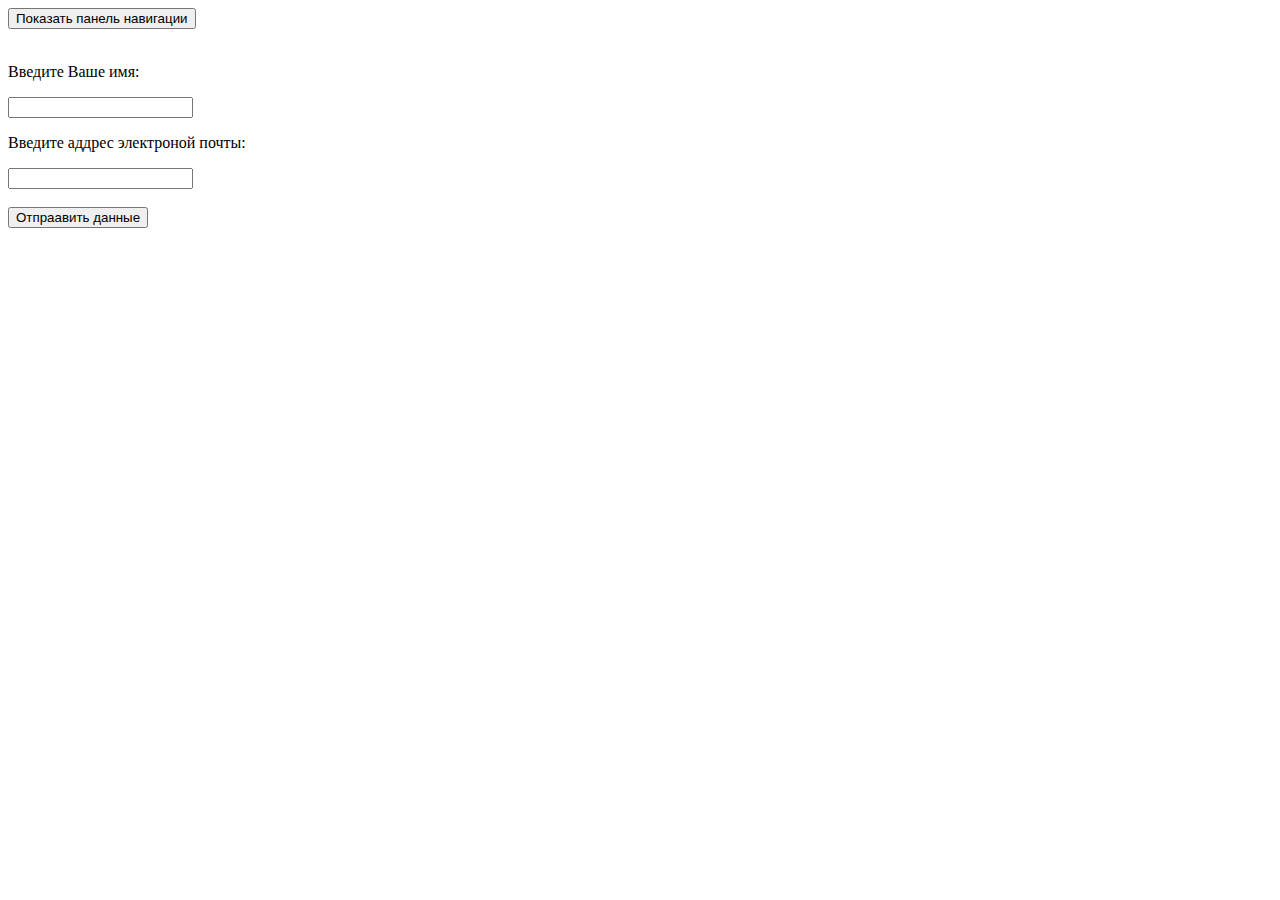
<file: about.html>
<!DOCTYPE html>
<html>

<head>
    <meta charset="UTF-8">
    <title>About</title>
    <link rel="stylesheet" href="css/style.css" />
    <link rel="stylesheet" href="css/menu.css" />

</head>

<body>
    <nav id="navi" hidden>
        <ul>
            <li>
                <h3><a href="index.html">Main</a></h3>
            </li>
            <li>
                <h3><a href="audio.html">Audio</a></h3>
            </li>
            <li>
                <h3><a href="video.html">Video</a></h3>
            </li>
            <li>
                <h3><a href="pic.html">Picture</a></h3>
            </li>
        </ul>
    </nav>
    <button id="ShowLinks">Показать панель навигации</button>
    <br></br>
    </div>
    <form action="" name="Form">
        <p>Введите Ваше имя:</p>
        <input title="Name" name="input" />
        <p>Введите аддрес электроной почты:</p>
        <input title="Email" type="email" name="input" />
        <br><br>
        <button id="BTNSendContact">Отпраавить данные</button>
    </form>
    <form name="sendMe" action="mailto:artemiy.mitrofanov@mail.ru" hidden>
        <button>Написать мне письмо</button>
    </form>
    <script src="Source/menu.js"></script>
    <script src="Source/form.js"></script>
</body>

</html>
</file>
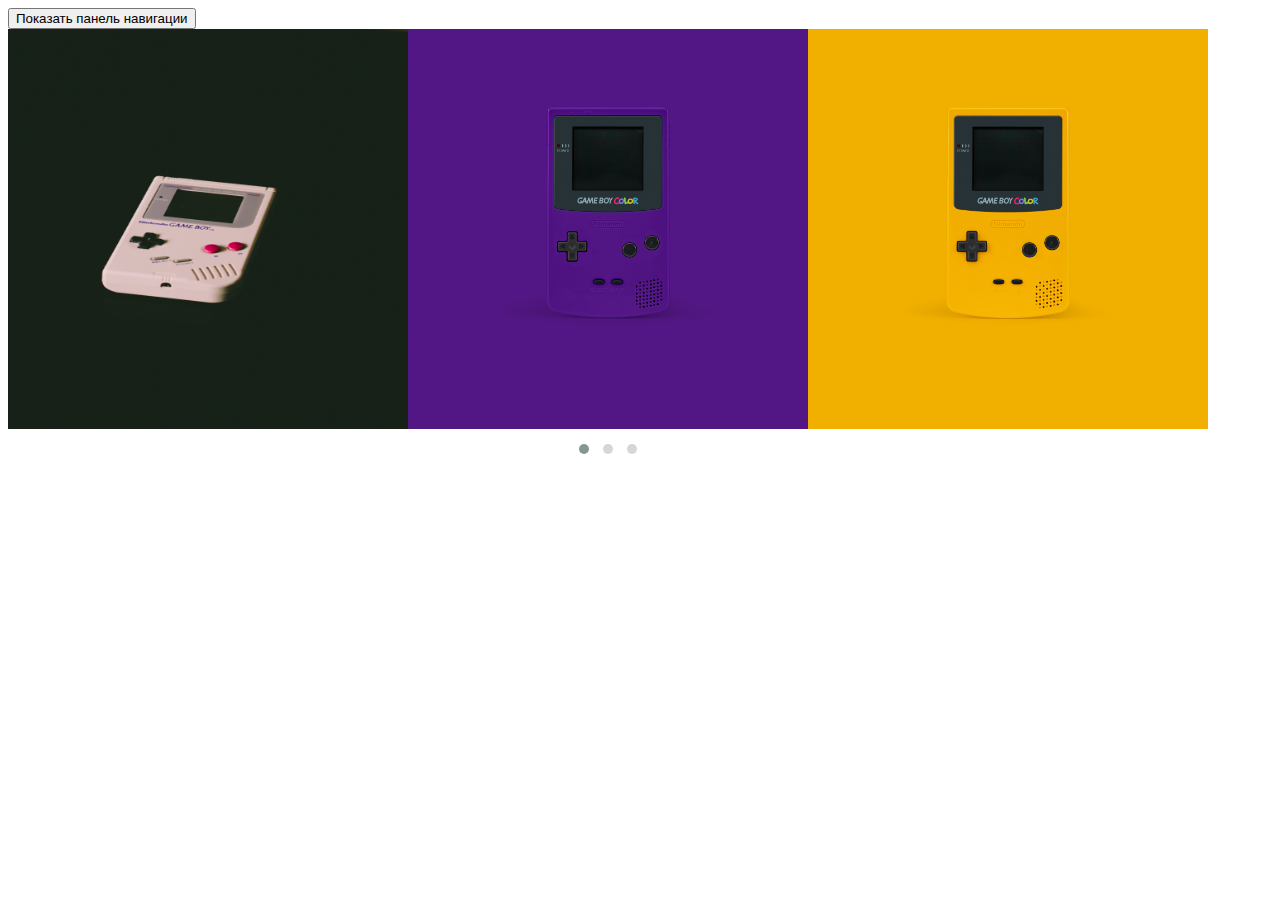
<file: pic.html>
<!DOCTYPE html>
<html>

<head>
    <meta charset="UTF-8">
    <title>Pictures</title>
    <link rel="stylesheet" href="css/style.css" />
    <link rel="stylesheet" href="css/menu.css" />
    <link rel="stylesheet" href="Source/OwlCarousel2-2.3.4/dist/assets/owl.carousel.min.css">
    <link rel="stylesheet" href="Source/OwlCarousel2-2.3.4/dist/assets/owl.theme.default.min.css">
</head>

<body>
    <menu class="menu">
        <li class="menu-item">
            <button type="button" class="menu-btn" id="BTNOpen">Открыть</button>
        </li>
        <li class="menu-item">
            <button type="button" class="menu-btn" id="BTNReload">Обновить</button>
        </li>
        <li class="menu-item">
            <button type="button" class="menu-btn" id="BTNReturn">Назад</button>
        </li>
        <li class="menu-item">
            <button type="button" class="menu-btn" id="BTNAlert">Alert!</button>
        </li>

    </menu>
    <nav id="navi" hidden>
        <ul>
            <li>
                <h3><a href="index.html">Main</a></h3>
            </li>
            <li>
                <h3><a href="audio.html">Audio</a></h3>
            </li>
            <li>
                <h3><a href="video.html">Video</a></h3>
            </li>
            <li>
                <h3><a href="about.html">About us</a></h3>
            </li>
        </ul>
    </nav>
    <button id="ShowLinks">Показать панель навигации</button>

    <div class="screen" style="max-width: 1200px;">
        <!-- <picture id="backgroundpic">
            <img src="media/pic/pic1.jpg" width=50% height="50%">
        </picture> -->
        <div id="js-carousel-1" class="owl-carousel  owl-theme owl-loaded owl-drag" style="overflow: auto; width: 1200px; position: relative; cursor: grab;">
            <div class="owl-stage">
                <div class="owl-item">
                    <div class="carousel-item"><img src="media/pic/pic1.jpg" width="400px" height="400px"></div>
                </div>
                <div class="owl-item">
                    <div class="carousel-item"><img src="media/pic/pic2.jpg" width="400px" height="400px"></div>
                </div>
                <div class="owl-item">
                    <div class="carousel-item"><img src="media/pic/pic3.jpg" width="400px" height="400px"></div>
                </div>
                <div class="owl-item">
                    <div class="carousel-item"><img src="media/pic/pic4.jpg" width="400px" height="400px"></div>
                </div>
                <div class="owl-item">
                    <div class="carousel-item"><img src="media/pic/pic5.jpg" width="400px" height="400px"></div>
                </div>
                <div class="owl-item">
                    <div class="carousel-item"><img src="media/pic/pic6.jpg" width="400px" height="400px"></div>
                </div>
                <div class="owl-item">
                    <div class="carousel-item"><img src="media/pic/pic7.jpg" width="400px" height="400px"></div>
                </div>
            </div>
        </div>
    </div>
    <!-- scripts -->
    <script src="Source/menu.js"></script>
    <script src="Source/jQuery.js"></script>
    <script src="Source/RBMMenu.js"></script>
    <script src="Source/OwlCarousel2-2.3.4/dist/owl.carousel.min.js"></script>
    <script>
        $(document).ready(function() {
            $("#js-carousel-1").owlCarousel({
                loop: true,
                // nav: true,
                items: 3
            });
        })
    </script>
</body>

</html>
</file>
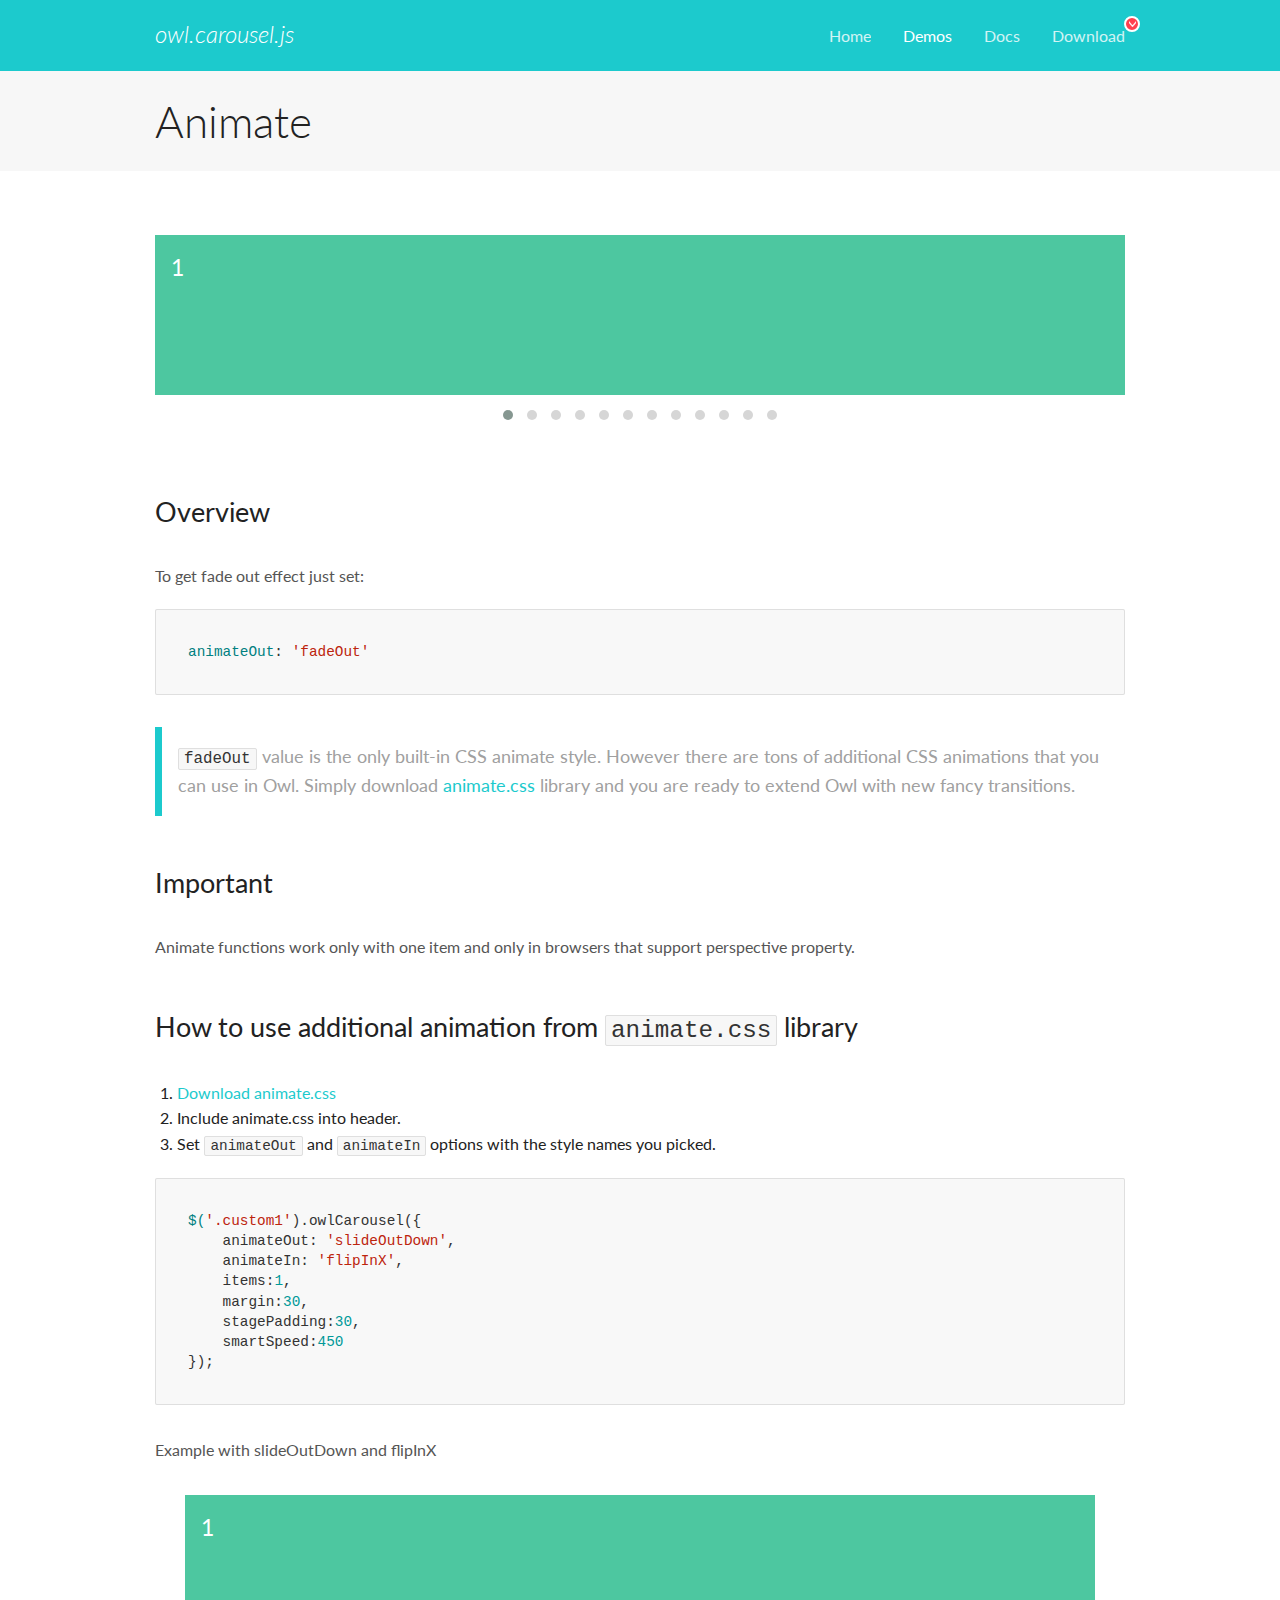
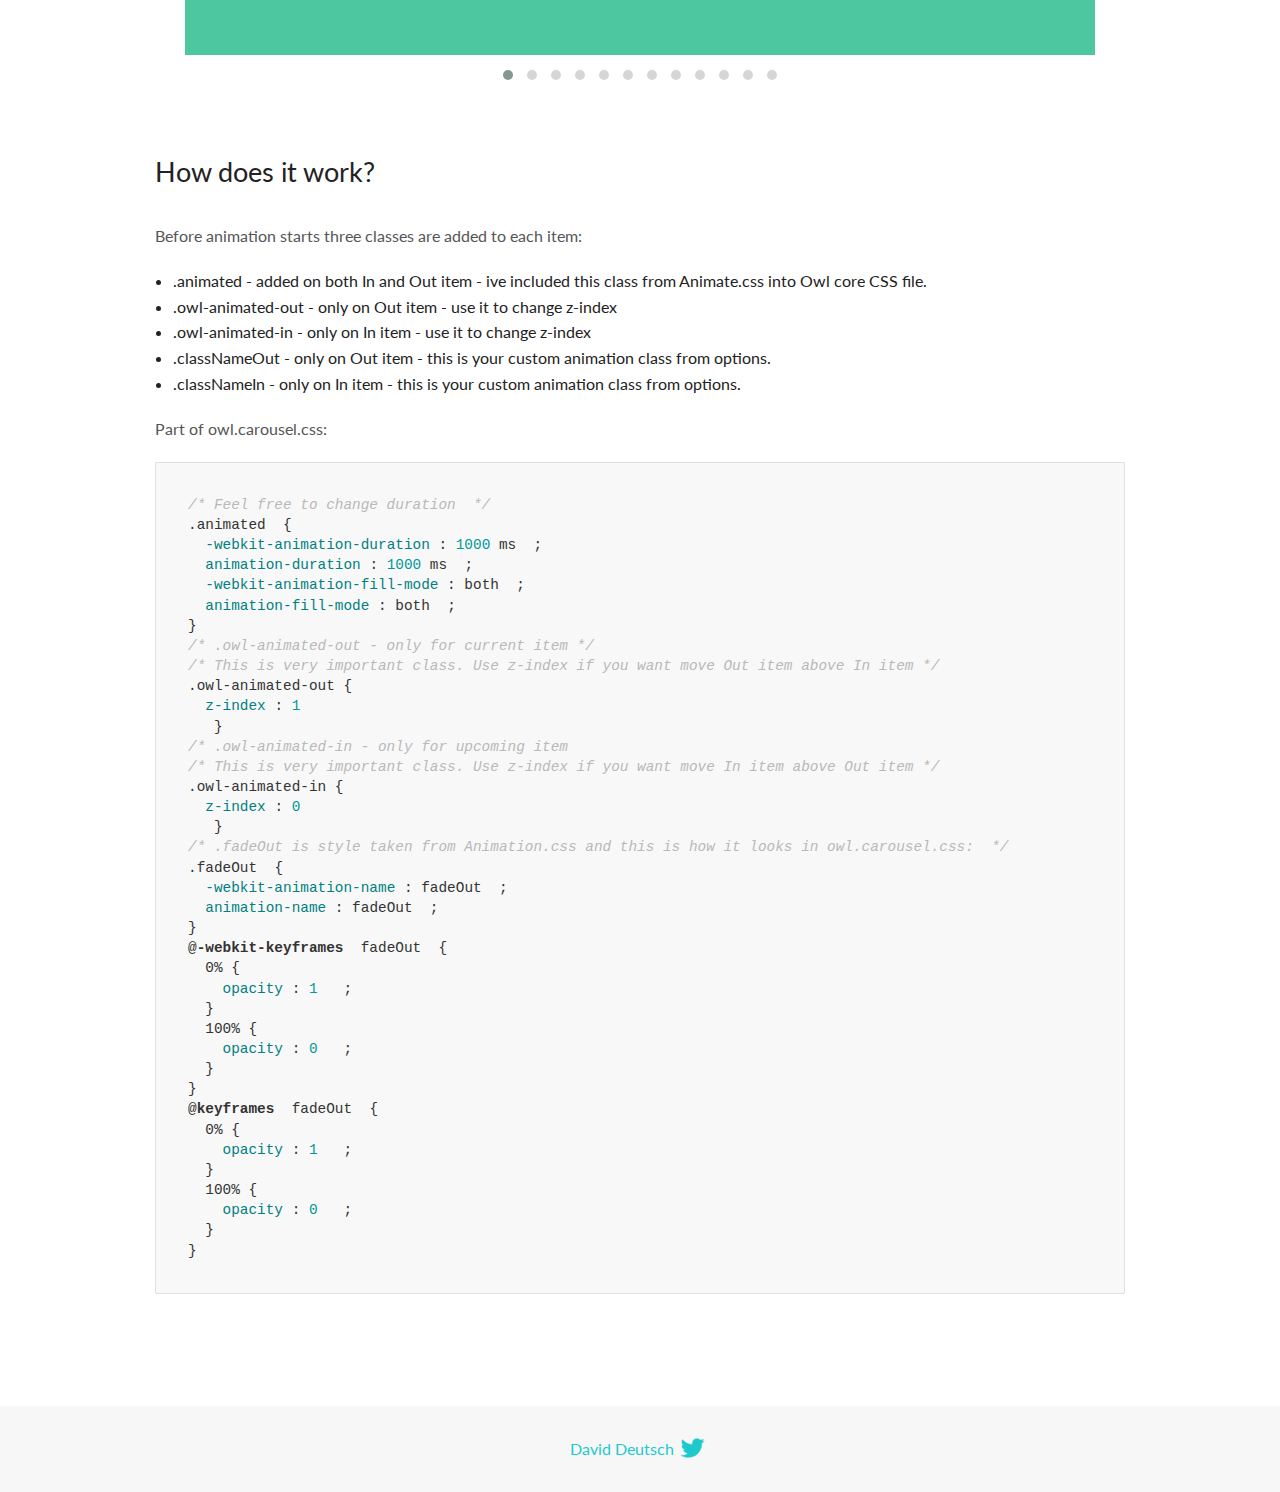
<file: Source/OwlCarousel2-2.3.4/docs/demos/animate.html>
<!DOCTYPE html>
<html lang="en">
  <head>

    <!-- head -->
    <meta charset="utf-8">
    <meta name="msapplication-tap-highlight" content="no" />
    <meta name="viewport" content="width=device-width, initial-scale=1.0" />
    <meta name="description" content="Animate carousel">
    <meta name="author" content="David Deutsch">
    <title>
      Animate Demo | Owl Carousel | 2.3.4
    </title>

    <!-- Stylesheets -->
    <link href='https://fonts.googleapis.com/css?family=Lato:300,400,700,400italic,300italic' rel='stylesheet' type='text/css'>
    <link rel="stylesheet" href="../assets/css/docs.theme.min.css">

    <!-- Owl Stylesheets -->
    <link rel="stylesheet" href="../assets/owlcarousel/assets/owl.carousel.min.css">
    <link rel="stylesheet" href="../assets/owlcarousel/assets/owl.theme.default.min.css">

    <!-- HTML5 shim and Respond.js IE8 support of HTML5 elements and media queries -->

    <!--[if lt IE 9]>
      <script src="https://oss.maxcdn.com/libs/html5shiv/3.7.0/html5shiv.js"></script>
      <script src="https://oss.maxcdn.com/libs/respond.js/1.3.0/respond.min.js"></script>
    <![endif]-->

    <!-- Favicons -->
    <link rel="apple-touch-icon-precomposed" sizes="144x144" href="../assets/ico/apple-touch-icon-144-precomposed.png">
    <link rel="shortcut icon" href="../assets/ico/favicon.png">
    <link rel="shortcut icon" href="favicon.ico">

    <!-- Yeah i know js should not be in header. Its required for demos.-->

    <!-- javascript -->
    <script src="../assets/vendors/jquery.min.js"></script>
    <script src="../assets/owlcarousel/owl.carousel.js"></script>
  </head>
  <body>

    <!-- header -->
    <header class="header">
      <div class="row">
        <div class="large-12 columns">
          <div class="brand left">
            <h3>
              <a href="/OwlCarousel2/">owl.carousel.js</a> 
            </h3>
          </div>
          <a id="toggle-nav" class="right">
            <span></span> <span></span> <span></span> 
          </a> 
          <div class="nav-bar">
            <ul class="clearfix">
              <li> <a href="/OwlCarousel2/index.html">Home</a>  </li>
              <li class="active">
                <a href="/OwlCarousel2/demos/demos.html">Demos</a> 
              </li>
              <li> <a href="/OwlCarousel2/docs/started-welcome.html">Docs</a>  </li>
              <li>
                <a href="https://github.com/OwlCarousel2/OwlCarousel2/archive/2.3.4.zip">Download</a> 
                <span class="download"></span> 
              </li>
            </ul>
          </div>
        </div>
      </div>
    </header>

    <!-- title -->
    <section class="title">
      <div class="row">
        <div class="large-12 columns">
          <h1>Animate</h1>
        </div>
      </div>
    </section>

    <!--  Demos -->
    <section id="demos">
      <div class="row">
        <div class="large-12 columns">
          <div class="fadeOut owl-carousel owl-theme">
            <div class="item">
              <h4>1</h4>
            </div>
            <div class="item">
              <h4>2</h4>
            </div>
            <div class="item">
              <h4>3</h4>
            </div>
            <div class="item">
              <h4>4</h4>
            </div>
            <div class="item">
              <h4>5</h4>
            </div>
            <div class="item">
              <h4>6</h4>
            </div>
            <div class="item">
              <h4>7</h4>
            </div>
            <div class="item">
              <h4>8</h4>
            </div>
            <div class="item">
              <h4>9</h4>
            </div>
            <div class="item">
              <h4>10</h4>
            </div>
            <div class="item">
              <h4>11</h4>
            </div>
            <div class="item">
              <h4>12</h4>
            </div>
          </div>
          <h3 id="overview">Overview</h3>
          <p>To get fade out effect just set:</p>
          <pre><code>animateOut: &#39;fadeOut&#39;</code></pre>
          <blockquote>
            <p><code>fadeOut</code> value is the only built-in CSS animate style. However there are tons of additional CSS animations that you can use in Owl. Simply download
              <a href="https://daneden.github.io/animate.css/">animate.css</a>  library and you are ready to extend Owl with new fancy transitions.</p>
          </blockquote>
          <h3 id="important">Important</h3>
          <p>Animate functions work only with one item and only in browsers that support perspective property.</p>
          <h3 id="how-to-use-additional-animation-from-animate-css-library">How to use additional animation from <code>animate.css</code> library</h3>
          <ol>
            <li> <a href="https://daneden.github.io/animate.css/">Download animate.css</a>  </li>
            <li>Include animate.css into header.</li>
            <li>Set <code>animateOut</code> and <code>animateIn</code> options with the style names you picked.</li>
          </ol>
          <pre><code>$(&#39;.custom1&#39;).owlCarousel({
    animateOut: &#39;slideOutDown&#39;,
    animateIn: &#39;flipInX&#39;,
    items:1,
    margin:30,
    stagePadding:30,
    smartSpeed:450
});</code></pre>
          <p>Example with slideOutDown and flipInX</p>
          <div class="custom1 owl-carousel owl-theme">
            <div class="item">
              <h4>1</h4>
            </div>
            <div class="item">
              <h4>2</h4>
            </div>
            <div class="item">
              <h4>3</h4>
            </div>
            <div class="item">
              <h4>4</h4>
            </div>
            <div class="item">
              <h4>5</h4>
            </div>
            <div class="item">
              <h4>6</h4>
            </div>
            <div class="item">
              <h4>7</h4>
            </div>
            <div class="item">
              <h4>8</h4>
            </div>
            <div class="item">
              <h4>9</h4>
            </div>
            <div class="item">
              <h4>10</h4>
            </div>
            <div class="item">
              <h4>11</h4>
            </div>
            <div class="item">
              <h4>12</h4>
            </div>
          </div>
          <h3 id="how-does-it-work-">How does it work?</h3>
          <p>Before animation starts three classes are added to each item:</p>
          <ul>
            <li>.animated - added on both In and Out item - ive included this class from Animate.css into Owl core CSS file.</li>
            <li>.owl-animated-out - only on Out item - use it to change z-index</li>
            <li>.owl-animated-in - only on In item - use it to change z-index</li>
            <li>.classNameOut - only on Out item - this is your custom animation class from options.</li>
            <li>.classNameIn - only on In item - this is your custom animation class from options.</li>
          </ul>
          <p>Part of owl.carousel.css:</p>
          <pre><code class="language-css"><span class="comment">/* Feel free to change duration  */</span> 
<span class="class">.animated</span>  <span class="rules">{
  <span class="rule"><span class="attribute">-webkit-animation-duration</span> :<span class="value"> <span class="number">1000</span> ms</span> </span> ;
  <span class="rule"><span class="attribute">animation-duration</span> :<span class="value"> <span class="number">1000</span> ms</span> </span> ;
  <span class="rule"><span class="attribute">-webkit-animation-fill-mode</span> :<span class="value"> both</span> </span> ;
  <span class="rule"><span class="attribute">animation-fill-mode</span> :<span class="value"> both</span> </span> ;
<span class="rule">}</span> </span> 
<span class="comment">/* .owl-animated-out - only for current item */</span> 
<span class="comment">/* This is very important class. Use z-index if you want move Out item above In item */</span> 
<span class="class">.owl-animated-out</span> <span class="rules">{
  <span class="rule"><span class="attribute">z-index</span> :<span class="value"> <span class="number">1</span> 
</span> </span> </span> }
<span class="comment">/* .owl-animated-in - only for upcoming item
/* This is very important class. Use z-index if you want move In item above Out item */</span> 
<span class="class">.owl-animated-in</span> <span class="rules">{
  <span class="rule"><span class="attribute">z-index</span> :<span class="value"> <span class="number">0</span> 
</span> </span> </span> }
<span class="comment">/* .fadeOut is style taken from Animation.css and this is how it looks in owl.carousel.css:  */</span> 
<span class="class">.fadeOut</span>  <span class="rules">{
  <span class="rule"><span class="attribute">-webkit-animation-name</span> :<span class="value"> fadeOut</span> </span> ;
  <span class="rule"><span class="attribute">animation-name</span> :<span class="value"> fadeOut</span> </span> ;
<span class="rule">}</span> </span> 
<span class="at_rule">@<span class="keyword">-webkit-keyframes</span>  fadeOut </span> {
  0% <span class="rules">{
    <span class="rule"><span class="attribute">opacity</span> :<span class="value"> <span class="number">1</span> </span> </span> ;
  <span class="rule">}</span> </span> 
  100% <span class="rules">{
    <span class="rule"><span class="attribute">opacity</span> :<span class="value"> <span class="number">0</span> </span> </span> ;
  <span class="rule">}</span> </span> 
}
<span class="at_rule">@<span class="keyword">keyframes</span>  fadeOut </span> {
  0% <span class="rules">{
    <span class="rule"><span class="attribute">opacity</span> :<span class="value"> <span class="number">1</span> </span> </span> ;
  <span class="rule">}</span> </span> 
  100% <span class="rules">{
    <span class="rule"><span class="attribute">opacity</span> :<span class="value"> <span class="number">0</span> </span> </span> ;
  <span class="rule">}</span> </span> 
}</code></pre>
          <link rel="stylesheet" href="../assets/css/animate.css">
          <script>
            jQuery(document).ready(function($) {
              $('.fadeOut').owlCarousel({
                items: 1,
                animateOut: 'fadeOut',
                loop: true,
                margin: 10,
              });
              $('.custom1').owlCarousel({
                animateOut: 'slideOutDown',
                animateIn: 'flipInX',
                items: 1,
                margin: 30,
                stagePadding: 30,
                smartSpeed: 450
              });
            });
          </script>
        </div>
      </div>
    </section>

    <!-- footer -->
    <footer class="footer">
      <div class="row">
        <div class="large-12 columns">
          <h5>
            <a href="/OwlCarousel2/docs/support-contact.html">David Deutsch</a> 
            <a id="custom-tweet-button" href="https://twitter.com/share?url=https://github.com/OwlCarousel2/OwlCarousel2&text=Owl Carousel - This is so awesome! " target="_blank"></a> 
          </h5>
        </div>
      </div>
    </footer>

    <!-- vendors -->
    <script src="../assets/vendors/highlight.js"></script>
    <script src="../assets/js/app.js"></script>
  </body>
</html>
</file>
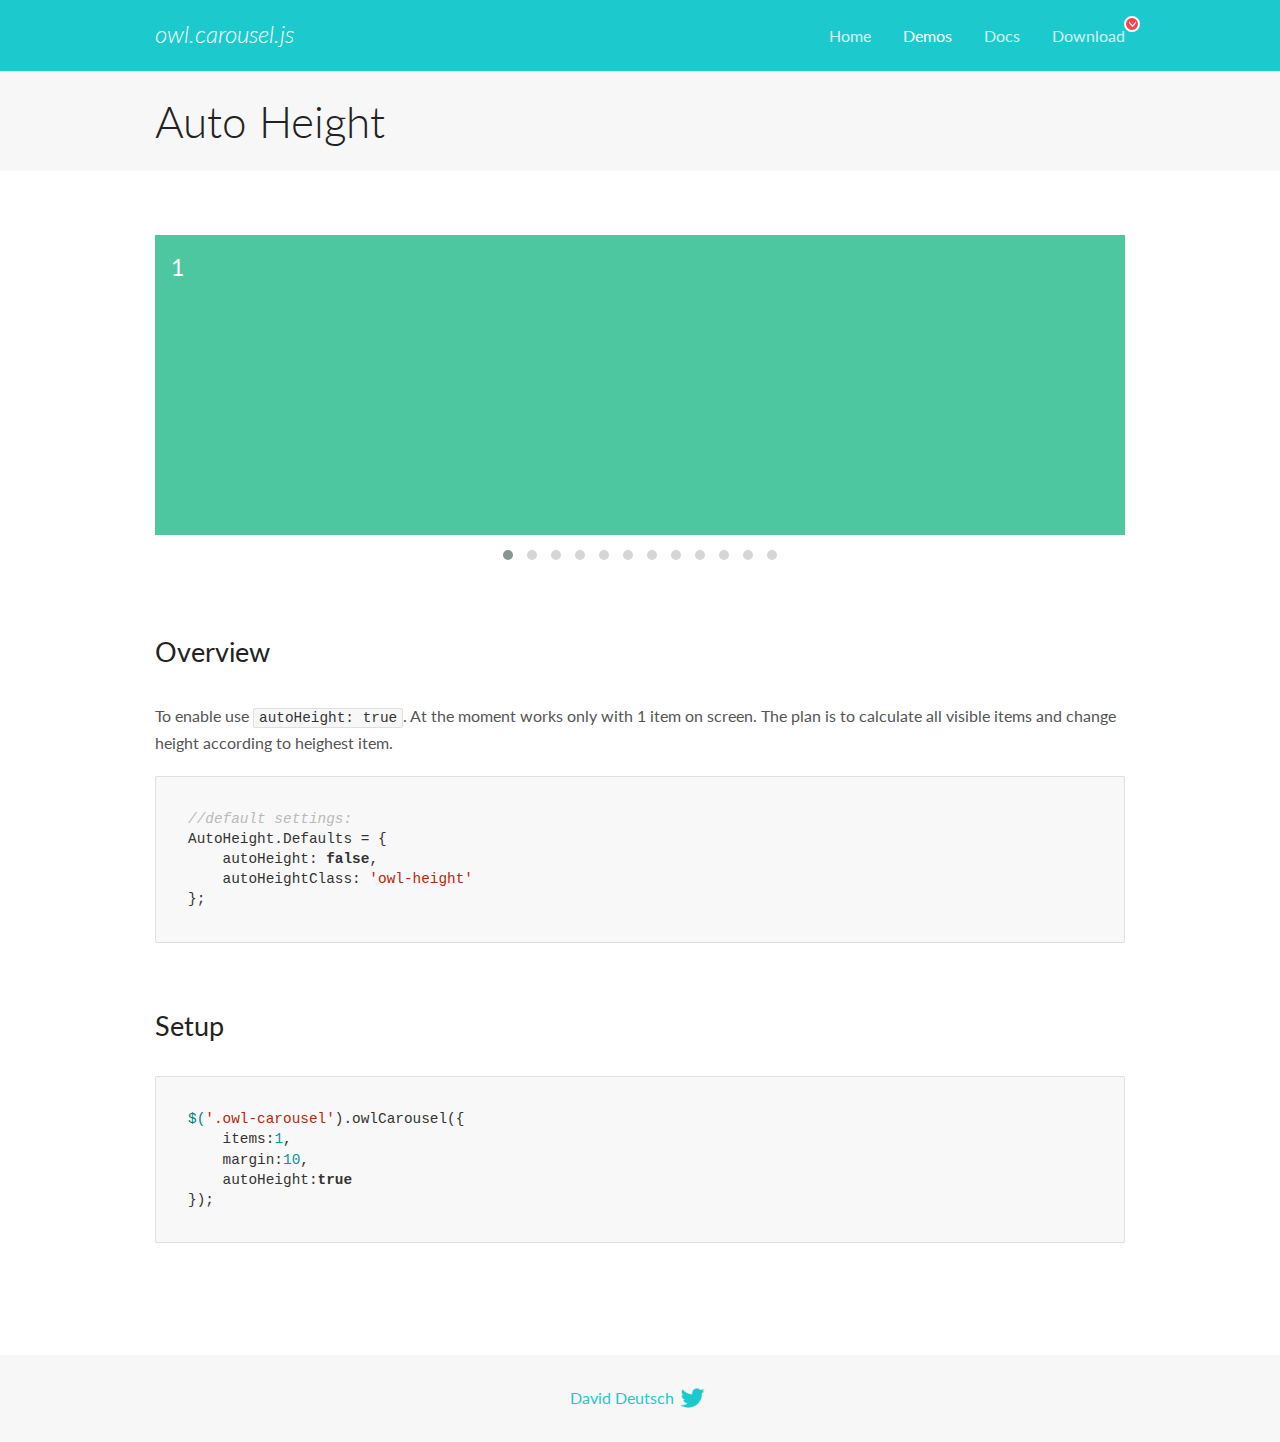
<file: Source/OwlCarousel2-2.3.4/docs/demos/autoheight.html>
<!DOCTYPE html>
<html lang="en">
  <head>

    <!-- head -->
    <meta charset="utf-8">
    <meta name="msapplication-tap-highlight" content="no" />
    <meta name="viewport" content="width=device-width, initial-scale=1.0" />
    <meta name="description" content="autoHeight usage demo">
    <meta name="author" content="David Deutsch">
    <title>
      Auto Height Demo | Owl Carousel | 2.3.4
    </title>

    <!-- Stylesheets -->
    <link href='https://fonts.googleapis.com/css?family=Lato:300,400,700,400italic,300italic' rel='stylesheet' type='text/css'>
    <link rel="stylesheet" href="../assets/css/docs.theme.min.css">

    <!-- Owl Stylesheets -->
    <link rel="stylesheet" href="../assets/owlcarousel/assets/owl.carousel.min.css">
    <link rel="stylesheet" href="../assets/owlcarousel/assets/owl.theme.default.min.css">

    <!-- HTML5 shim and Respond.js IE8 support of HTML5 elements and media queries -->

    <!--[if lt IE 9]>
      <script src="https://oss.maxcdn.com/libs/html5shiv/3.7.0/html5shiv.js"></script>
      <script src="https://oss.maxcdn.com/libs/respond.js/1.3.0/respond.min.js"></script>
    <![endif]-->

    <!-- Favicons -->
    <link rel="apple-touch-icon-precomposed" sizes="144x144" href="../assets/ico/apple-touch-icon-144-precomposed.png">
    <link rel="shortcut icon" href="../assets/ico/favicon.png">
    <link rel="shortcut icon" href="favicon.ico">

    <!-- Yeah i know js should not be in header. Its required for demos.-->

    <!-- javascript -->
    <script src="../assets/vendors/jquery.min.js"></script>
    <script src="../assets/owlcarousel/owl.carousel.js"></script>
  </head>
  <body>

    <!-- header -->
    <header class="header">
      <div class="row">
        <div class="large-12 columns">
          <div class="brand left">
            <h3>
              <a href="/OwlCarousel2/">owl.carousel.js</a> 
            </h3>
          </div>
          <a id="toggle-nav" class="right">
            <span></span> <span></span> <span></span> 
          </a> 
          <div class="nav-bar">
            <ul class="clearfix">
              <li> <a href="/OwlCarousel2/index.html">Home</a>  </li>
              <li class="active">
                <a href="/OwlCarousel2/demos/demos.html">Demos</a> 
              </li>
              <li> <a href="/OwlCarousel2/docs/started-welcome.html">Docs</a>  </li>
              <li>
                <a href="https://github.com/OwlCarousel2/OwlCarousel2/archive/2.3.4.zip">Download</a> 
                <span class="download"></span> 
              </li>
            </ul>
          </div>
        </div>
      </div>
    </header>

    <!-- title -->
    <section class="title">
      <div class="row">
        <div class="large-12 columns">
          <h1>Auto Height</h1>
        </div>
      </div>
    </section>

    <!--  Demos -->
    <section id="demos">
      <div class="row">
        <div class="large-12 columns">
          <div class="owl-carousel owl-theme">
            <div class="item" style="height:300px">
              <h4>1</h4>
            </div>
            <div class="item" style="height:100px">
              <h4>2</h4>
            </div>
            <div class="item" style="height:500px">
              <h4>3</h4>
            </div>
            <div class="item" style="height:250px">
              <h4>4</h4>
            </div>
            <div class="item" style="height:400px">
              <h4>5</h4>
            </div>
            <div class="item" style="height:500px">
              <h4>6</h4>
            </div>
            <div class="item" style="height:600px">
              <h4>7</h4>
            </div>
            <div class="item" style="height:400px">
              <h4>8</h4>
            </div>
            <div class="item" style="height:300px">
              <h4>9</h4>
            </div>
            <div class="item" style="height:350px">
              <h4>10</h4>
            </div>
            <div class="item" style="height:200px">
              <h4>11</h4>
            </div>
            <div class="item" style="height:150px">
              <h4>12</h4>
            </div>
          </div>
          <h3 id="overview">Overview</h3>
          <p>To enable use <code>autoHeight: true</code>. At the moment works only with 1 item on screen. The plan is to calculate all visible items and change height according to heighest item.</p>
          <pre><code>//default settings:
AutoHeight.Defaults = {
    autoHeight: false,
    autoHeightClass: &#39;owl-height&#39;
};</code></pre>
          <h3 id="setup">Setup</h3>
          <pre><code>$(&#39;.owl-carousel&#39;).owlCarousel({
    items:1,
    margin:10,
    autoHeight:true
});</code></pre>
          <script>
            $(document).ready(function() {
              $('.owl-carousel').owlCarousel({
                items: 1,
                margin: 10,
                autoHeight: true
              });
            })
          </script>
        </div>
      </div>
    </section>

    <!-- footer -->
    <footer class="footer">
      <div class="row">
        <div class="large-12 columns">
          <h5>
            <a href="/OwlCarousel2/docs/support-contact.html">David Deutsch</a> 
            <a id="custom-tweet-button" href="https://twitter.com/share?url=https://github.com/OwlCarousel2/OwlCarousel2&text=Owl Carousel - This is so awesome! " target="_blank"></a> 
          </h5>
        </div>
      </div>
    </footer>

    <!-- vendors -->
    <script src="../assets/vendors/highlight.js"></script>
    <script src="../assets/js/app.js"></script>
  </body>
</html>
</file>
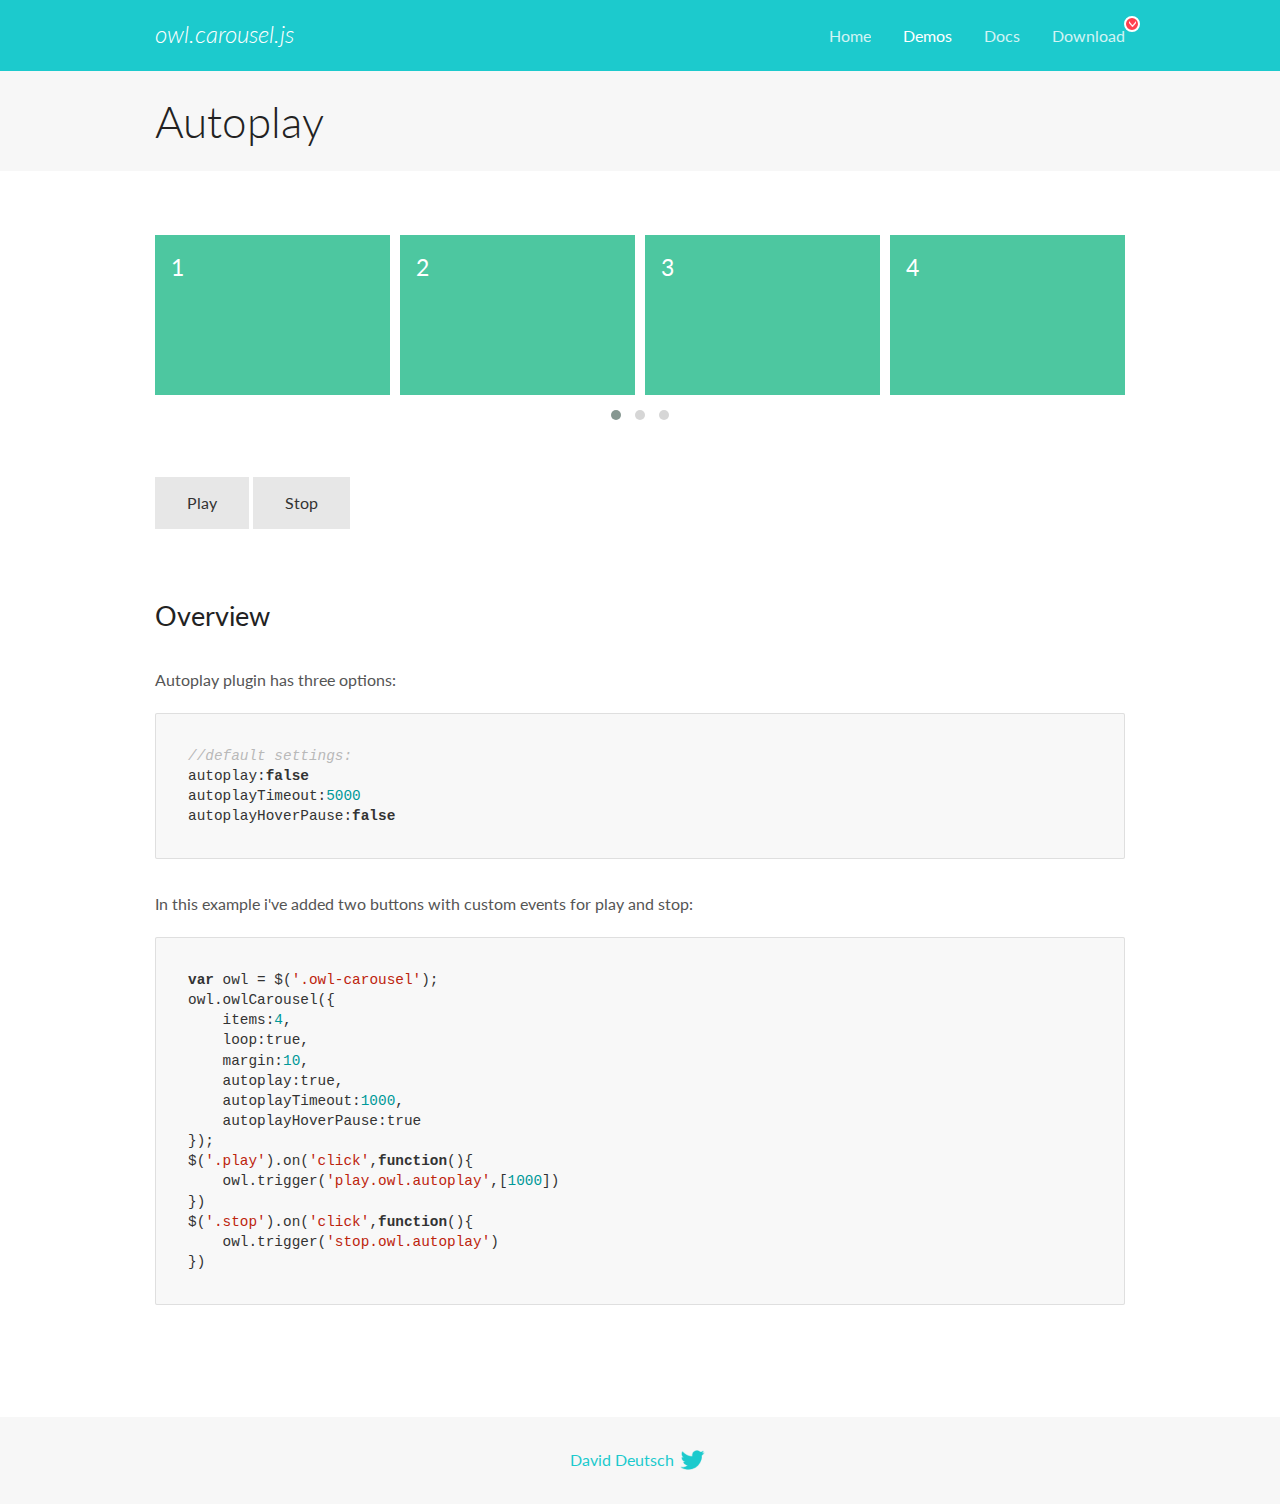
<file: Source/OwlCarousel2-2.3.4/docs/demos/autoplay.html>
<!DOCTYPE html>
<html lang="en">
  <head>

    <!-- head -->
    <meta charset="utf-8">
    <meta name="msapplication-tap-highlight" content="no" />
    <meta name="viewport" content="width=device-width, initial-scale=1.0" />
    <meta name="description" content="Autoplay usage demo">
    <meta name="author" content="David Deutsch">
    <title>
      Autoplay Demo | Owl Carousel | 2.3.4
    </title>

    <!-- Stylesheets -->
    <link href='https://fonts.googleapis.com/css?family=Lato:300,400,700,400italic,300italic' rel='stylesheet' type='text/css'>
    <link rel="stylesheet" href="../assets/css/docs.theme.min.css">

    <!-- Owl Stylesheets -->
    <link rel="stylesheet" href="../assets/owlcarousel/assets/owl.carousel.min.css">
    <link rel="stylesheet" href="../assets/owlcarousel/assets/owl.theme.default.min.css">

    <!-- HTML5 shim and Respond.js IE8 support of HTML5 elements and media queries -->

    <!--[if lt IE 9]>
      <script src="https://oss.maxcdn.com/libs/html5shiv/3.7.0/html5shiv.js"></script>
      <script src="https://oss.maxcdn.com/libs/respond.js/1.3.0/respond.min.js"></script>
    <![endif]-->

    <!-- Favicons -->
    <link rel="apple-touch-icon-precomposed" sizes="144x144" href="../assets/ico/apple-touch-icon-144-precomposed.png">
    <link rel="shortcut icon" href="../assets/ico/favicon.png">
    <link rel="shortcut icon" href="favicon.ico">

    <!-- Yeah i know js should not be in header. Its required for demos.-->

    <!-- javascript -->
    <script src="../assets/vendors/jquery.min.js"></script>
    <script src="../assets/owlcarousel/owl.carousel.js"></script>
  </head>
  <body>

    <!-- header -->
    <header class="header">
      <div class="row">
        <div class="large-12 columns">
          <div class="brand left">
            <h3>
              <a href="/OwlCarousel2/">owl.carousel.js</a> 
            </h3>
          </div>
          <a id="toggle-nav" class="right">
            <span></span> <span></span> <span></span> 
          </a> 
          <div class="nav-bar">
            <ul class="clearfix">
              <li> <a href="/OwlCarousel2/index.html">Home</a>  </li>
              <li class="active">
                <a href="/OwlCarousel2/demos/demos.html">Demos</a> 
              </li>
              <li> <a href="/OwlCarousel2/docs/started-welcome.html">Docs</a>  </li>
              <li>
                <a href="https://github.com/OwlCarousel2/OwlCarousel2/archive/2.3.4.zip">Download</a> 
                <span class="download"></span> 
              </li>
            </ul>
          </div>
        </div>
      </div>
    </header>

    <!-- title -->
    <section class="title">
      <div class="row">
        <div class="large-12 columns">
          <h1>Autoplay</h1>
        </div>
      </div>
    </section>

    <!--  Demos -->
    <section id="demos">
      <div class="row">
        <div class="large-12 columns">
          <div class="owl-carousel owl-theme">
            <div class="item">
              <h4>1</h4>
            </div>
            <div class="item">
              <h4>2</h4>
            </div>
            <div class="item">
              <h4>3</h4>
            </div>
            <div class="item">
              <h4>4</h4>
            </div>
            <div class="item">
              <h4>5</h4>
            </div>
            <div class="item">
              <h4>6</h4>
            </div>
            <div class="item">
              <h4>7</h4>
            </div>
            <div class="item">
              <h4>8</h4>
            </div>
            <div class="item">
              <h4>9</h4>
            </div>
            <div class="item">
              <h4>10</h4>
            </div>
            <div class="item">
              <h4>11</h4>
            </div>
            <div class="item">
              <h4>12</h4>
            </div>
          </div>
          <a class="button secondary play">Play</a> 
          <a class="button secondary stop">Stop</a> 
          <h3 id="overview">Overview</h3>
          <p>Autoplay plugin has three options:</p>
          <pre><code>//default settings:
autoplay:false
autoplayTimeout:5000
autoplayHoverPause:false</code></pre>
          <p>In this example i&#39;ve added two buttons with custom events for play and stop:</p>
          <pre><code>var owl = $(&#39;.owl-carousel&#39;);
owl.owlCarousel({
    items:4,
    loop:true,
    margin:10,
    autoplay:true,
    autoplayTimeout:1000,
    autoplayHoverPause:true
});
$(&#39;.play&#39;).on(&#39;click&#39;,function(){
    owl.trigger(&#39;play.owl.autoplay&#39;,[1000])
})
$(&#39;.stop&#39;).on(&#39;click&#39;,function(){
    owl.trigger(&#39;stop.owl.autoplay&#39;)
})</code></pre>
          <script>
            $(document).ready(function() {
              var owl = $('.owl-carousel');
              owl.owlCarousel({
                items: 4,
                loop: true,
                margin: 10,
                autoplay: true,
                autoplayTimeout: 1000,
                autoplayHoverPause: true
              });
              $('.play').on('click', function() {
                owl.trigger('play.owl.autoplay', [1000])
              })
              $('.stop').on('click', function() {
                owl.trigger('stop.owl.autoplay')
              })
            })
          </script>
        </div>
      </div>
    </section>

    <!-- footer -->
    <footer class="footer">
      <div class="row">
        <div class="large-12 columns">
          <h5>
            <a href="/OwlCarousel2/docs/support-contact.html">David Deutsch</a> 
            <a id="custom-tweet-button" href="https://twitter.com/share?url=https://github.com/OwlCarousel2/OwlCarousel2&text=Owl Carousel - This is so awesome! " target="_blank"></a> 
          </h5>
        </div>
      </div>
    </footer>

    <!-- vendors -->
    <script src="../assets/vendors/highlight.js"></script>
    <script src="../assets/js/app.js"></script>
  </body>
</html>
</file>
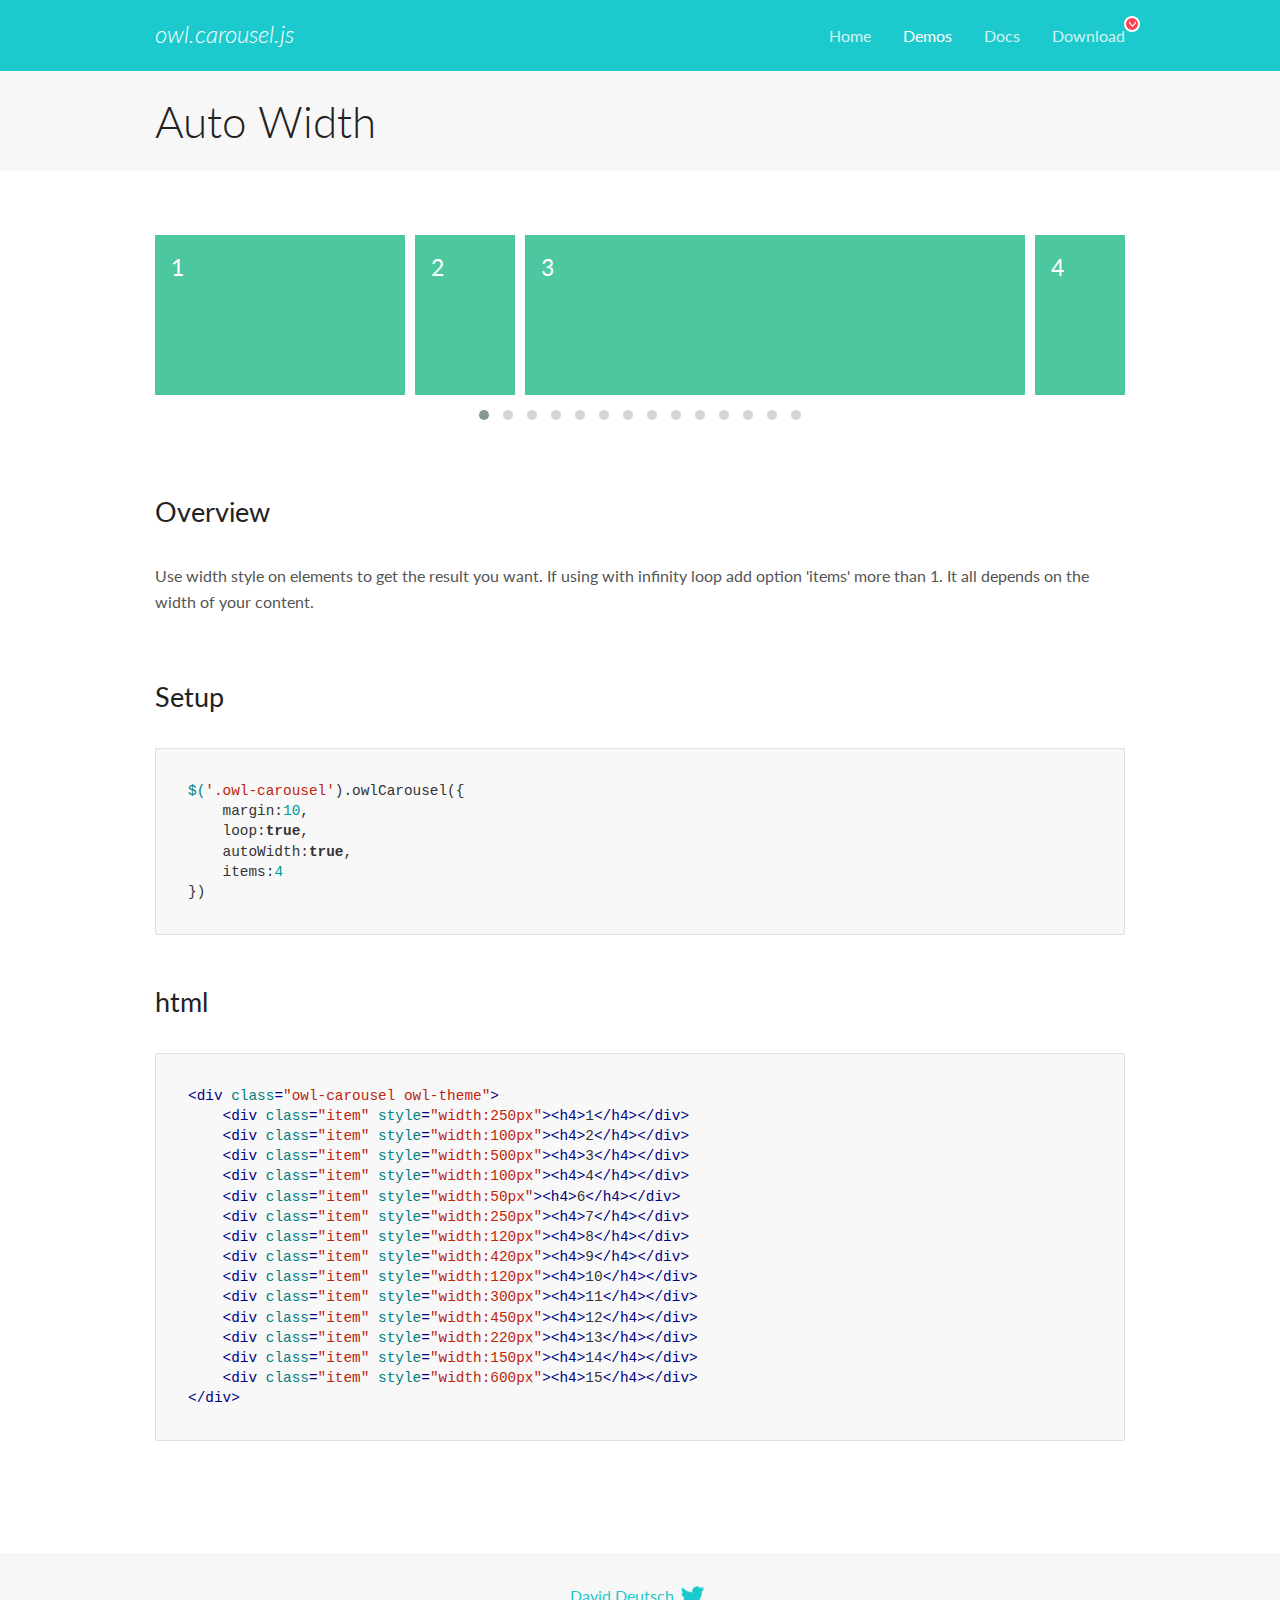
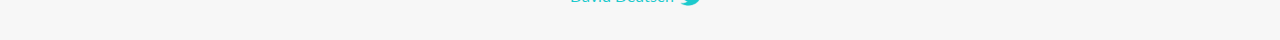
<file: Source/OwlCarousel2-2.3.4/docs/demos/autowidth.html>
<!DOCTYPE html>
<html lang="en">
  <head>

    <!-- head -->
    <meta charset="utf-8">
    <meta name="msapplication-tap-highlight" content="no" />
    <meta name="viewport" content="width=device-width, initial-scale=1.0" />
    <meta name="description" content="Auto Width">
    <meta name="author" content="David Deutsch">
    <title>
      Auto Width Demo | Owl Carousel | 2.3.4
    </title>

    <!-- Stylesheets -->
    <link href='https://fonts.googleapis.com/css?family=Lato:300,400,700,400italic,300italic' rel='stylesheet' type='text/css'>
    <link rel="stylesheet" href="../assets/css/docs.theme.min.css">

    <!-- Owl Stylesheets -->
    <link rel="stylesheet" href="../assets/owlcarousel/assets/owl.carousel.min.css">
    <link rel="stylesheet" href="../assets/owlcarousel/assets/owl.theme.default.min.css">

    <!-- HTML5 shim and Respond.js IE8 support of HTML5 elements and media queries -->

    <!--[if lt IE 9]>
      <script src="https://oss.maxcdn.com/libs/html5shiv/3.7.0/html5shiv.js"></script>
      <script src="https://oss.maxcdn.com/libs/respond.js/1.3.0/respond.min.js"></script>
    <![endif]-->

    <!-- Favicons -->
    <link rel="apple-touch-icon-precomposed" sizes="144x144" href="../assets/ico/apple-touch-icon-144-precomposed.png">
    <link rel="shortcut icon" href="../assets/ico/favicon.png">
    <link rel="shortcut icon" href="favicon.ico">

    <!-- Yeah i know js should not be in header. Its required for demos.-->

    <!-- javascript -->
    <script src="../assets/vendors/jquery.min.js"></script>
    <script src="../assets/owlcarousel/owl.carousel.js"></script>
  </head>
  <body>

    <!-- header -->
    <header class="header">
      <div class="row">
        <div class="large-12 columns">
          <div class="brand left">
            <h3>
              <a href="/OwlCarousel2/">owl.carousel.js</a> 
            </h3>
          </div>
          <a id="toggle-nav" class="right">
            <span></span> <span></span> <span></span> 
          </a> 
          <div class="nav-bar">
            <ul class="clearfix">
              <li> <a href="/OwlCarousel2/index.html">Home</a>  </li>
              <li class="active">
                <a href="/OwlCarousel2/demos/demos.html">Demos</a> 
              </li>
              <li> <a href="/OwlCarousel2/docs/started-welcome.html">Docs</a>  </li>
              <li>
                <a href="https://github.com/OwlCarousel2/OwlCarousel2/archive/2.3.4.zip">Download</a> 
                <span class="download"></span> 
              </li>
            </ul>
          </div>
        </div>
      </div>
    </header>

    <!-- title -->
    <section class="title">
      <div class="row">
        <div class="large-12 columns">
          <h1>Auto Width</h1>
        </div>
      </div>
    </section>

    <!--  Demos -->
    <section id="demos">
      <div class="row">
        <div class="large-12 columns">
          <div class="owl-carousel owl-theme">
            <div class="item" style="width:250px">
              <h4>1</h4>
            </div>
            <div class="item" style="width:100px">
              <h4>2</h4>
            </div>
            <div class="item" style="width:500px">
              <h4>3</h4>
            </div>
            <div class="item" style="width:100px">
              <h4>4</h4>
            </div>
            <div class="item" style="width:50px">
              <h4>6</h4>
            </div>
            <div class="item" style="width:250px">
              <h4>7</h4>
            </div>
            <div class="item" style="width:120px">
              <h4>8</h4>
            </div>
            <div class="item" style="width:420px">
              <h4>9</h4>
            </div>
            <div class="item" style="width:120px">
              <h4>10</h4>
            </div>
            <div class="item" style="width:300px">
              <h4>11</h4>
            </div>
            <div class="item" style="width:450px">
              <h4>12</h4>
            </div>
            <div class="item" style="width:220px">
              <h4>13</h4>
            </div>
            <div class="item" style="width:150px">
              <h4>14</h4>
            </div>
            <div class="item" style="width:600px">
              <h4>15</h4>
            </div>
          </div>
          <h3 id="overview">Overview</h3>
          <p>Use width style on elements to get the result you want. If using with infinity loop add option &#39;items&#39; more than 1. It all depends on the width of your content.</p>
          <h3 id="setup">Setup</h3>
          <pre><code>$(&#39;.owl-carousel&#39;).owlCarousel({
    margin:10,
    loop:true,
    autoWidth:true,
    items:4
})</code></pre>
          <h3 id="html">html</h3>
          <pre><code>&lt;div class=&quot;owl-carousel owl-theme&quot;&gt;
    &lt;div class=&quot;item&quot; style=&quot;width:250px&quot;&gt;&lt;h4&gt;1&lt;/h4&gt;&lt;/div&gt;
    &lt;div class=&quot;item&quot; style=&quot;width:100px&quot;&gt;&lt;h4&gt;2&lt;/h4&gt;&lt;/div&gt;
    &lt;div class=&quot;item&quot; style=&quot;width:500px&quot;&gt;&lt;h4&gt;3&lt;/h4&gt;&lt;/div&gt;
    &lt;div class=&quot;item&quot; style=&quot;width:100px&quot;&gt;&lt;h4&gt;4&lt;/h4&gt;&lt;/div&gt;
    &lt;div class=&quot;item&quot; style=&quot;width:50px&quot;&gt;&lt;h4&gt;6&lt;/h4&gt;&lt;/div&gt;
    &lt;div class=&quot;item&quot; style=&quot;width:250px&quot;&gt;&lt;h4&gt;7&lt;/h4&gt;&lt;/div&gt;
    &lt;div class=&quot;item&quot; style=&quot;width:120px&quot;&gt;&lt;h4&gt;8&lt;/h4&gt;&lt;/div&gt;
    &lt;div class=&quot;item&quot; style=&quot;width:420px&quot;&gt;&lt;h4&gt;9&lt;/h4&gt;&lt;/div&gt;
    &lt;div class=&quot;item&quot; style=&quot;width:120px&quot;&gt;&lt;h4&gt;10&lt;/h4&gt;&lt;/div&gt;
    &lt;div class=&quot;item&quot; style=&quot;width:300px&quot;&gt;&lt;h4&gt;11&lt;/h4&gt;&lt;/div&gt;
    &lt;div class=&quot;item&quot; style=&quot;width:450px&quot;&gt;&lt;h4&gt;12&lt;/h4&gt;&lt;/div&gt;
    &lt;div class=&quot;item&quot; style=&quot;width:220px&quot;&gt;&lt;h4&gt;13&lt;/h4&gt;&lt;/div&gt;
    &lt;div class=&quot;item&quot; style=&quot;width:150px&quot;&gt;&lt;h4&gt;14&lt;/h4&gt;&lt;/div&gt;
    &lt;div class=&quot;item&quot; style=&quot;width:600px&quot;&gt;&lt;h4&gt;15&lt;/h4&gt;&lt;/div&gt;
&lt;/div&gt;</code></pre>
          <script>
            $(document).ready(function() {
              $('.owl-carousel').owlCarousel({
                margin: 10,
                loop: true,
                autoWidth: true,
                items: 4
              })
            })
          </script>
        </div>
      </div>
    </section>

    <!-- footer -->
    <footer class="footer">
      <div class="row">
        <div class="large-12 columns">
          <h5>
            <a href="/OwlCarousel2/docs/support-contact.html">David Deutsch</a> 
            <a id="custom-tweet-button" href="https://twitter.com/share?url=https://github.com/OwlCarousel2/OwlCarousel2&text=Owl Carousel - This is so awesome! " target="_blank"></a> 
          </h5>
        </div>
      </div>
    </footer>

    <!-- vendors -->
    <script src="../assets/vendors/highlight.js"></script>
    <script src="../assets/js/app.js"></script>
  </body>
</html>
</file>
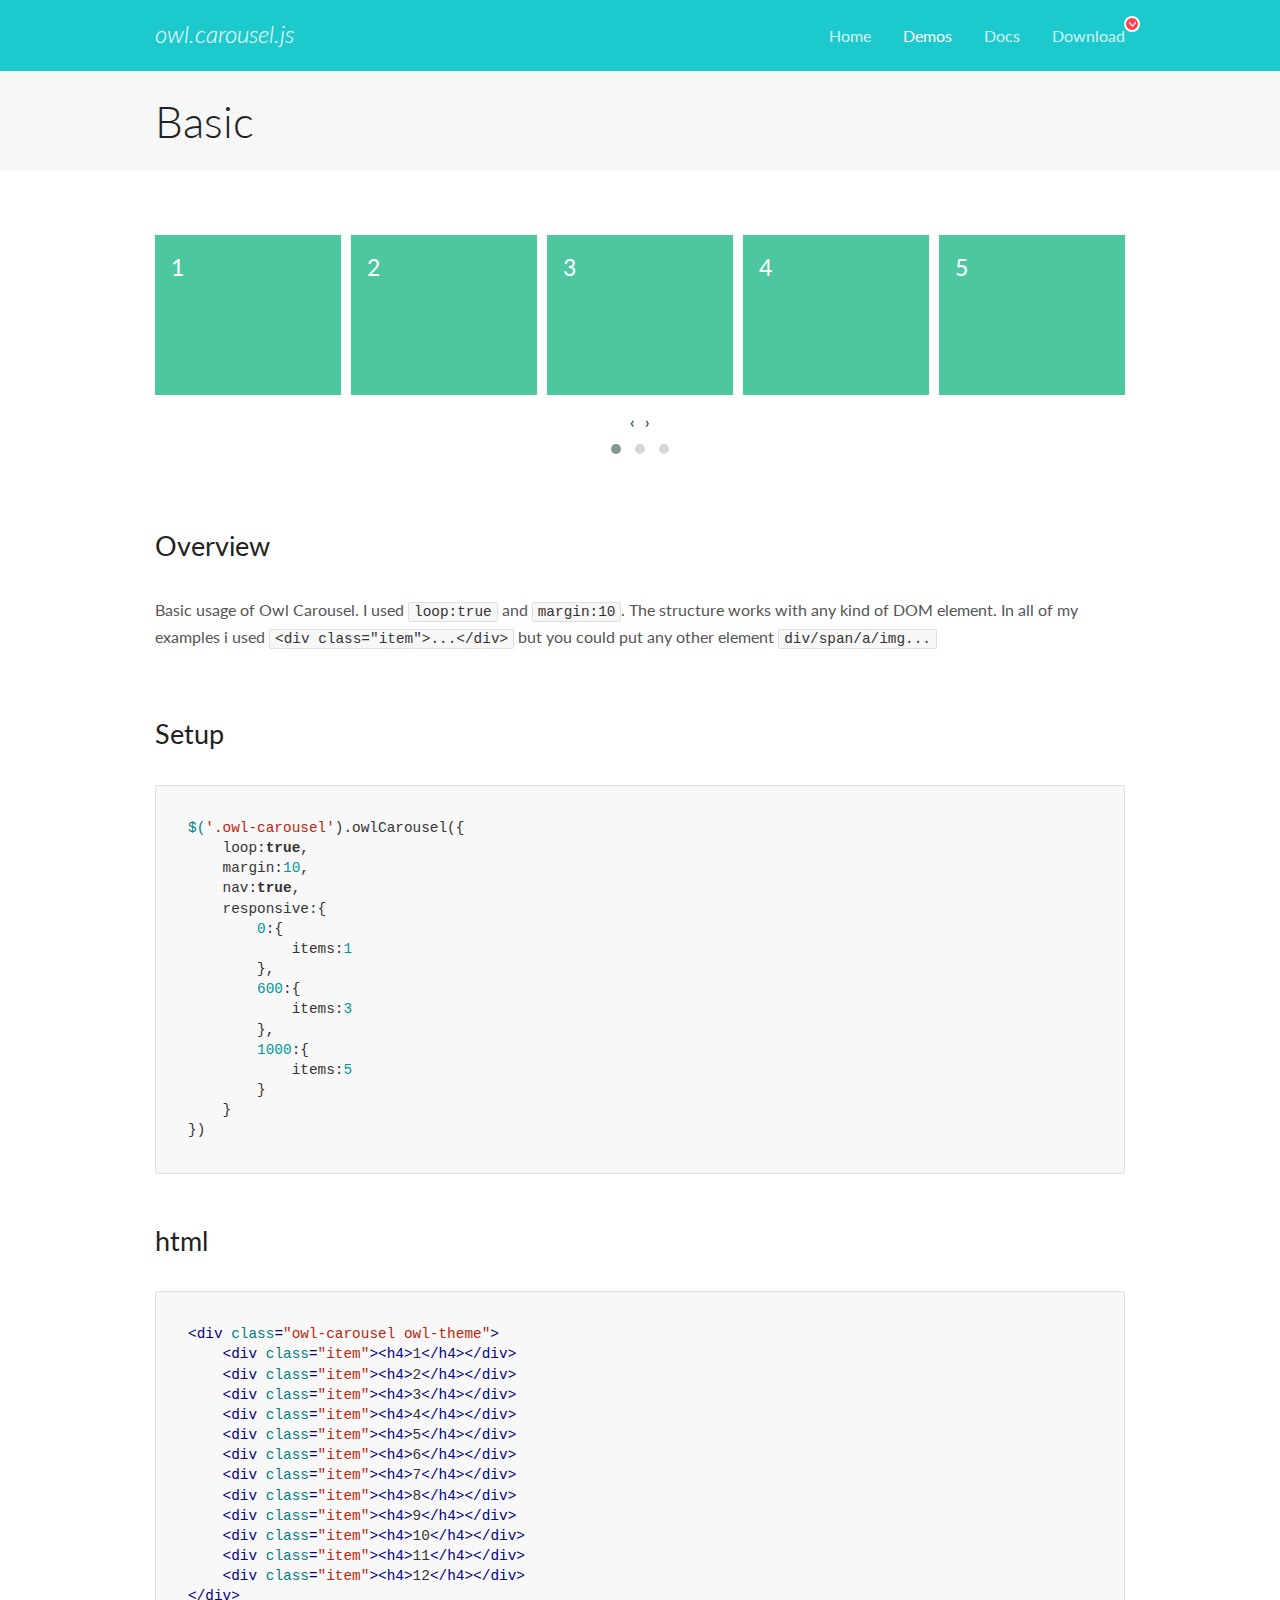
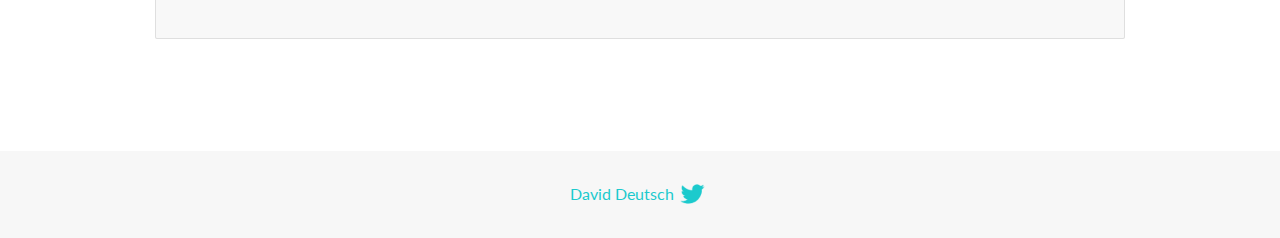
<file: Source/OwlCarousel2-2.3.4/docs/demos/basic.html>
<!DOCTYPE html>
<html lang="en">
  <head>

    <!-- head -->
    <meta charset="utf-8">
    <meta name="msapplication-tap-highlight" content="no" />
    <meta name="viewport" content="width=device-width, initial-scale=1.0" />
    <meta name="description" content="Basic usage demo">
    <meta name="author" content="David Deutsch">
    <title>
      Basic Demo | Owl Carousel | 2.3.4
    </title>

    <!-- Stylesheets -->
    <link href='https://fonts.googleapis.com/css?family=Lato:300,400,700,400italic,300italic' rel='stylesheet' type='text/css'>
    <link rel="stylesheet" href="../assets/css/docs.theme.min.css">

    <!-- Owl Stylesheets -->
    <link rel="stylesheet" href="../assets/owlcarousel/assets/owl.carousel.min.css">
    <link rel="stylesheet" href="../assets/owlcarousel/assets/owl.theme.default.min.css">

    <!-- HTML5 shim and Respond.js IE8 support of HTML5 elements and media queries -->

    <!--[if lt IE 9]>
      <script src="https://oss.maxcdn.com/libs/html5shiv/3.7.0/html5shiv.js"></script>
      <script src="https://oss.maxcdn.com/libs/respond.js/1.3.0/respond.min.js"></script>
    <![endif]-->

    <!-- Favicons -->
    <link rel="apple-touch-icon-precomposed" sizes="144x144" href="../assets/ico/apple-touch-icon-144-precomposed.png">
    <link rel="shortcut icon" href="../assets/ico/favicon.png">
    <link rel="shortcut icon" href="favicon.ico">

    <!-- Yeah i know js should not be in header. Its required for demos.-->

    <!-- javascript -->
    <script src="../assets/vendors/jquery.min.js"></script>
    <script src="../assets/owlcarousel/owl.carousel.js"></script>
  </head>
  <body>

    <!-- header -->
    <header class="header">
      <div class="row">
        <div class="large-12 columns">
          <div class="brand left">
            <h3>
              <a href="/OwlCarousel2/">owl.carousel.js</a> 
            </h3>
          </div>
          <a id="toggle-nav" class="right">
            <span></span> <span></span> <span></span> 
          </a> 
          <div class="nav-bar">
            <ul class="clearfix">
              <li> <a href="/OwlCarousel2/index.html">Home</a>  </li>
              <li class="active">
                <a href="/OwlCarousel2/demos/demos.html">Demos</a> 
              </li>
              <li> <a href="/OwlCarousel2/docs/started-welcome.html">Docs</a>  </li>
              <li>
                <a href="https://github.com/OwlCarousel2/OwlCarousel2/archive/2.3.4.zip">Download</a> 
                <span class="download"></span> 
              </li>
            </ul>
          </div>
        </div>
      </div>
    </header>

    <!-- title -->
    <section class="title">
      <div class="row">
        <div class="large-12 columns">
          <h1>Basic</h1>
        </div>
      </div>
    </section>

    <!--  Demos -->
    <section id="demos">
      <div class="row">
        <div class="large-12 columns">
          <div class="owl-carousel owl-theme">
            <div class="item">
              <h4>1</h4>
            </div>
            <div class="item">
              <h4>2</h4>
            </div>
            <div class="item">
              <h4>3</h4>
            </div>
            <div class="item">
              <h4>4</h4>
            </div>
            <div class="item">
              <h4>5</h4>
            </div>
            <div class="item">
              <h4>6</h4>
            </div>
            <div class="item">
              <h4>7</h4>
            </div>
            <div class="item">
              <h4>8</h4>
            </div>
            <div class="item">
              <h4>9</h4>
            </div>
            <div class="item">
              <h4>10</h4>
            </div>
            <div class="item">
              <h4>11</h4>
            </div>
            <div class="item">
              <h4>12</h4>
            </div>
          </div>
          <h3 id="overview">Overview</h3>
          <p>Basic usage of Owl Carousel. I used <code>loop:true</code> and <code>margin:10</code>. The structure works with any kind of DOM element. In all of my examples i used <code>&lt;div class=&quot;item&quot;&gt;...&lt;/div&gt;</code> but you could
            put any other element <code>div/span/a/img...</code></p>
          <h3 id="setup">Setup</h3>
          <pre><code>$(&#39;.owl-carousel&#39;).owlCarousel({
    loop:true,
    margin:10,
    nav:true,
    responsive:{
        0:{
            items:1
        },
        600:{
            items:3
        },
        1000:{
            items:5
        }
    }
})</code></pre>
          <h3 id="html">html</h3>
          <pre><code>&lt;div class=&quot;owl-carousel owl-theme&quot;&gt;
    &lt;div class=&quot;item&quot;&gt;&lt;h4&gt;1&lt;/h4&gt;&lt;/div&gt;
    &lt;div class=&quot;item&quot;&gt;&lt;h4&gt;2&lt;/h4&gt;&lt;/div&gt;
    &lt;div class=&quot;item&quot;&gt;&lt;h4&gt;3&lt;/h4&gt;&lt;/div&gt;
    &lt;div class=&quot;item&quot;&gt;&lt;h4&gt;4&lt;/h4&gt;&lt;/div&gt;
    &lt;div class=&quot;item&quot;&gt;&lt;h4&gt;5&lt;/h4&gt;&lt;/div&gt;
    &lt;div class=&quot;item&quot;&gt;&lt;h4&gt;6&lt;/h4&gt;&lt;/div&gt;
    &lt;div class=&quot;item&quot;&gt;&lt;h4&gt;7&lt;/h4&gt;&lt;/div&gt;
    &lt;div class=&quot;item&quot;&gt;&lt;h4&gt;8&lt;/h4&gt;&lt;/div&gt;
    &lt;div class=&quot;item&quot;&gt;&lt;h4&gt;9&lt;/h4&gt;&lt;/div&gt;
    &lt;div class=&quot;item&quot;&gt;&lt;h4&gt;10&lt;/h4&gt;&lt;/div&gt;
    &lt;div class=&quot;item&quot;&gt;&lt;h4&gt;11&lt;/h4&gt;&lt;/div&gt;
    &lt;div class=&quot;item&quot;&gt;&lt;h4&gt;12&lt;/h4&gt;&lt;/div&gt;
&lt;/div&gt;</code></pre>
          <script>
            $(document).ready(function() {
              var owl = $('.owl-carousel');
              owl.owlCarousel({
                margin: 10,
                nav: true,
                loop: true,
                responsive: {
                  0: {
                    items: 1
                  },
                  600: {
                    items: 3
                  },
                  1000: {
                    items: 5
                  }
                }
              })
            })
          </script>
        </div>
      </div>
    </section>

    <!-- footer -->
    <footer class="footer">
      <div class="row">
        <div class="large-12 columns">
          <h5>
            <a href="/OwlCarousel2/docs/support-contact.html">David Deutsch</a> 
            <a id="custom-tweet-button" href="https://twitter.com/share?url=https://github.com/OwlCarousel2/OwlCarousel2&text=Owl Carousel - This is so awesome! " target="_blank"></a> 
          </h5>
        </div>
      </div>
    </footer>

    <!-- vendors -->
    <script src="../assets/vendors/highlight.js"></script>
    <script src="../assets/js/app.js"></script>
  </body>
</html>
</file>
<file: css/style.css>
nav>ul {
    background-color: rgba(0, 0, 0, 0.5);
    z-index: 1;
    height: 50px;
}

nav>ul>li {
    float: left;
    width: 20%;
}

h3>a {
    color: snow;
    z-index: 1;
}

h3 {
    color: seashell;
}

video {
    z-index: -1;
    position: fixed;
    top: 0;
    right: 0;
    min-width: 100%;
    min-height: 100%;
    opacity: 0.7;
    transition-property: opacity;
    background: #000;
    background-size: cover;
}

.content {
    z-index: 1;
    overflow: auto;
    left: 5%;
    width: 90%;
    position: relative;
    color: seashell;
}

body>div.content>div.background {
    left: 5%;
    height: 600px;
    background-color: rgba(0, 0, 0, 0.5);
    z-index: 0;
}

div.background>div {
    opacity: 1;
    z-index: 1;
}

div.background>div>div {
    z-index: 2;
    opacity: 1;
    float: left;
    margin: 10px;
    width: 28%;
    /* border: 2px solid seashell; */
}
</file>
<file: css/menu.css>
.container {
    left: 0;
    margin: auto;
    position: absolute;
    top: 20%;
    width: 100%;
    text-align: center;
}

.menu {
    position: absolute;
    width: 200px;
    padding: 2px;
    margin: 0;
    border: 1px solid #bbb;
    background: #eee;
    background: -webkit-linear-gradient(to bottom, #fff 0%, #e5e5e5 100px, #e5e5e5 100%);
    background: linear-gradient(to bottom, #fff 0%, #e5e5e5 100px, #e5e5e5 100%);
    z-index: 100;
    border-radius: 3px;
    box-shadow: 1px 1px 4px rgba(0, 0, 0, .2);
    opacity: 0;
    -webkit-transform: translate(0, 15px) scale(.95);
    transform: translate(0, 15px) scale(.95);
    transition: transform 0.1s ease-out, opacity 0.1s ease-out;
    pointer-events: none;
}

.menu-item {
    display: block;
    position: relative;
    margin: 0;
    padding: 0;
    white-space: nowrap;
}

.menu-btn {
    background: none;
    line-height: normal;
    overflow: visible;
    -webkit-user-select: none;
    -moz-user-select: none;
    -ms-user-select: none;
    display: block;
    width: 100%;
    color: #444;
    font-family: 'Roboto', sans-serif;
    font-size: 13px;
    text-align: left;
    cursor: pointer;
    border: 1px solid transparent;
    white-space: nowrap;
    padding: 6px 8px;
    border-radius: 3px;
}

.menu-btn::-moz-focus-inner,
.menu-btn::-moz-focus-inner {
    border: 0;
    padding: 0;
}

.menu-text {
    margin-left: 25px;
}

.menu-btn .fa {
    position: absolute;
    left: 8px;
    top: 50%;
    -webkit-transform: translateY(-50%);
    transform: translateY(-50%);
}

.menu-item:hover>.menu-btn {
    color: #fff;
    outline: none;
    background-color: #2E3940;
    background: -webkit-linear-gradient(to bottom, #5D6D79, #2E3940);
    background: linear-gradient(to bottom, #5D6D79, #2E3940);
    border: 1px solid #2E3940;
}

.menu-item.disabled {
    opacity: .5;
    pointer-events: none;
}

.menu-item.disabled .menu-btn {
    cursor: default;
}

.menu-separator {
    display: block;
    margin: 7px 5px;
    height: 1px;
    border-bottom: 1px solid #fff;
    background-color: #aaa;
}

.menu-item.submenu::after {
    content: "";
    position: absolute;
    right: 6px;
    top: 50%;
    -webkit-transform: translateY(-50%);
    transform: translateY(-50%);
    border: 5px solid transparent;
    border-left-color: #808080;
}

.menu-item.submenu:hover::after {
    border-left-color: #fff;
}

.menu .menu {
    top: 4px;
    left: 99%;
}

.show-menu,
.menu-item:hover>.menu {
    opacity: 1;
    -webkit-transform: translate(0, 0) scale(1);
    transform: translate(0, 0) scale(1);
    pointer-events: auto;
}

.menu-item:hover>.menu {
    -webkit-transition-delay: 100ms;
    transition-delay: 300ms;
}
</file>
